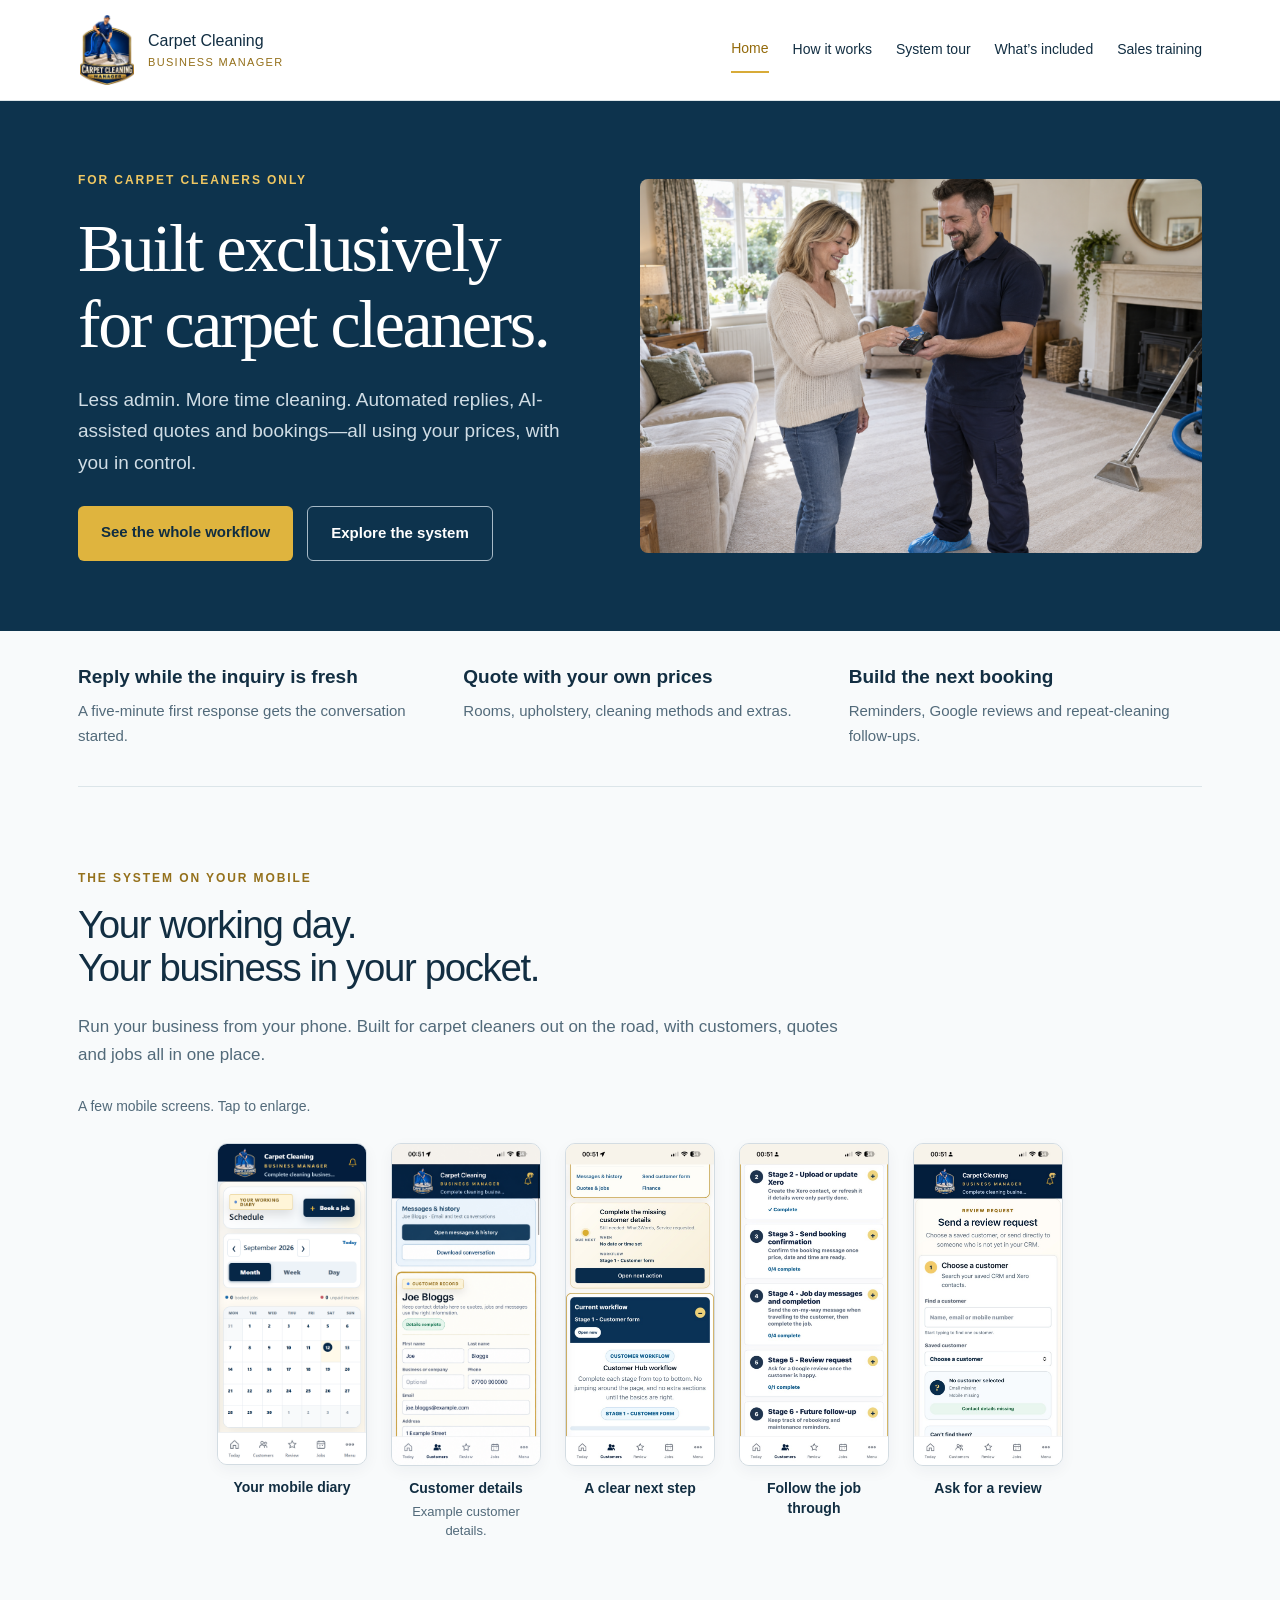
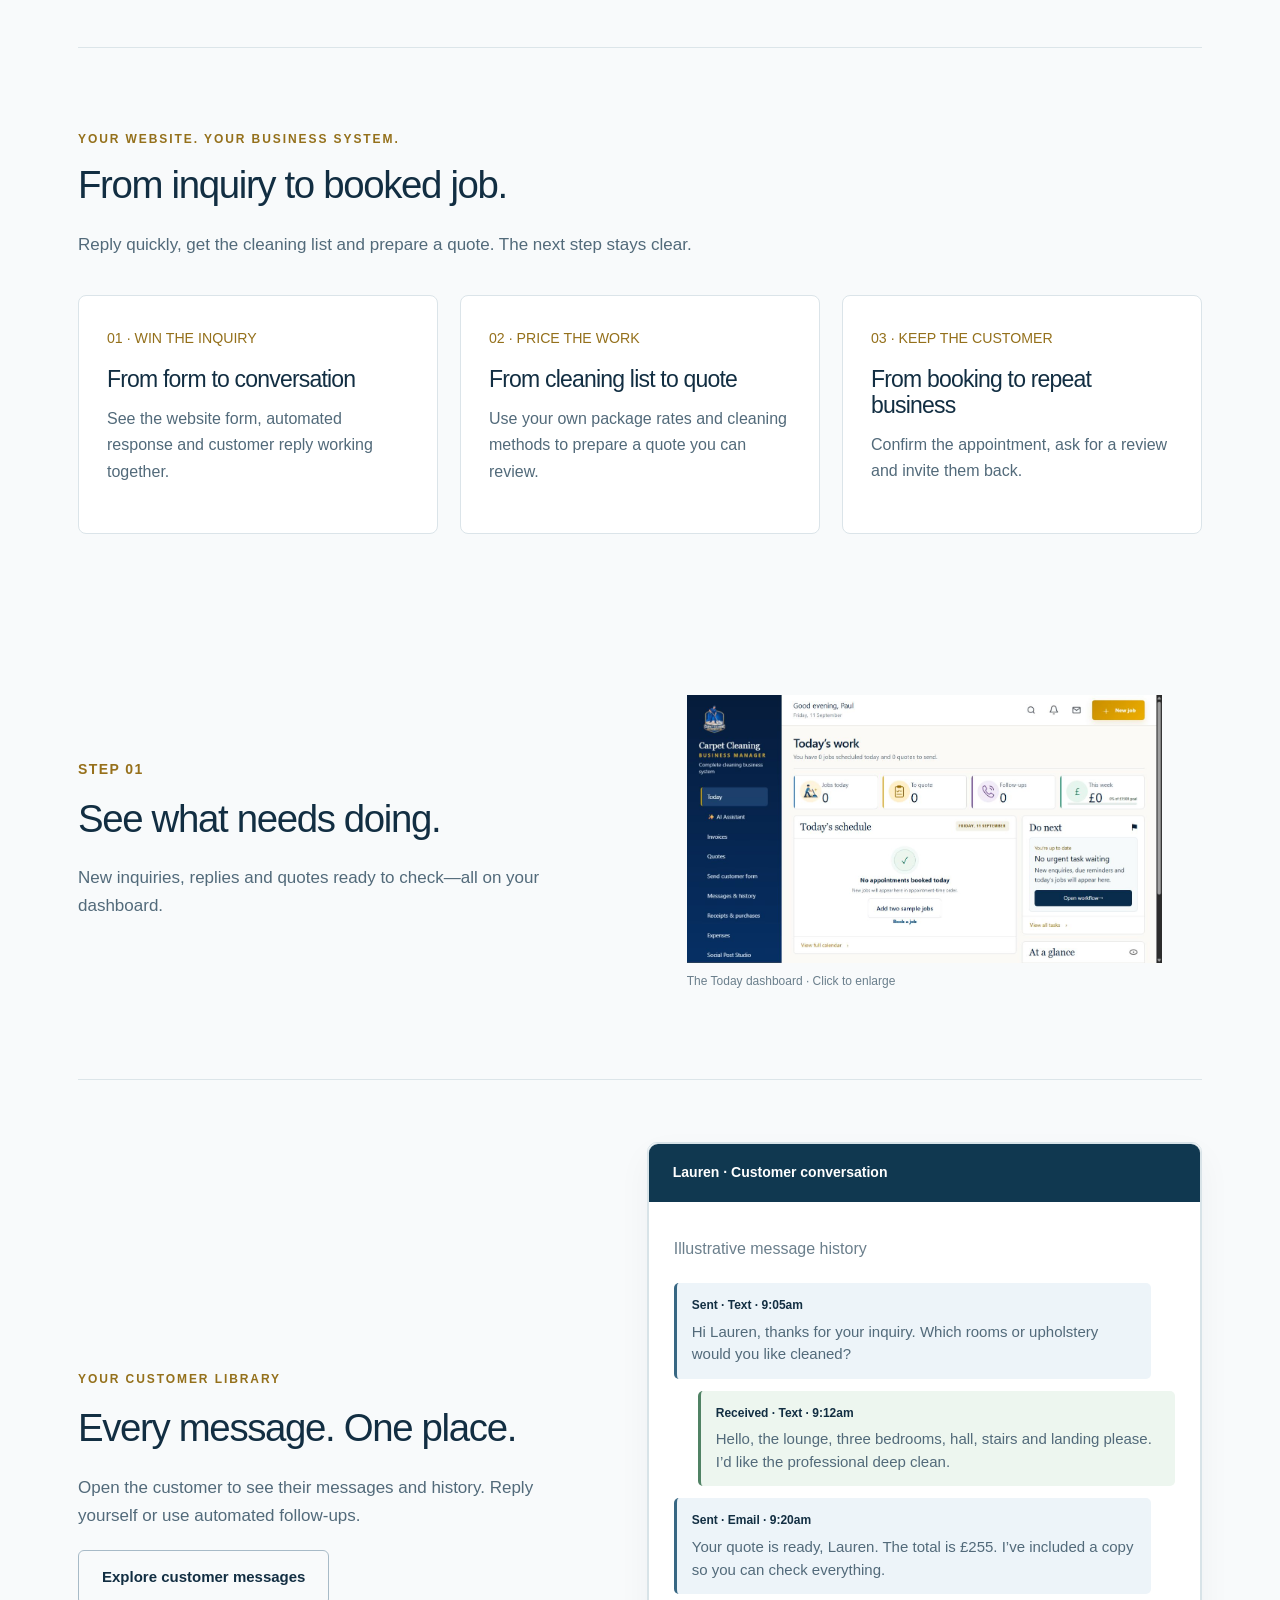
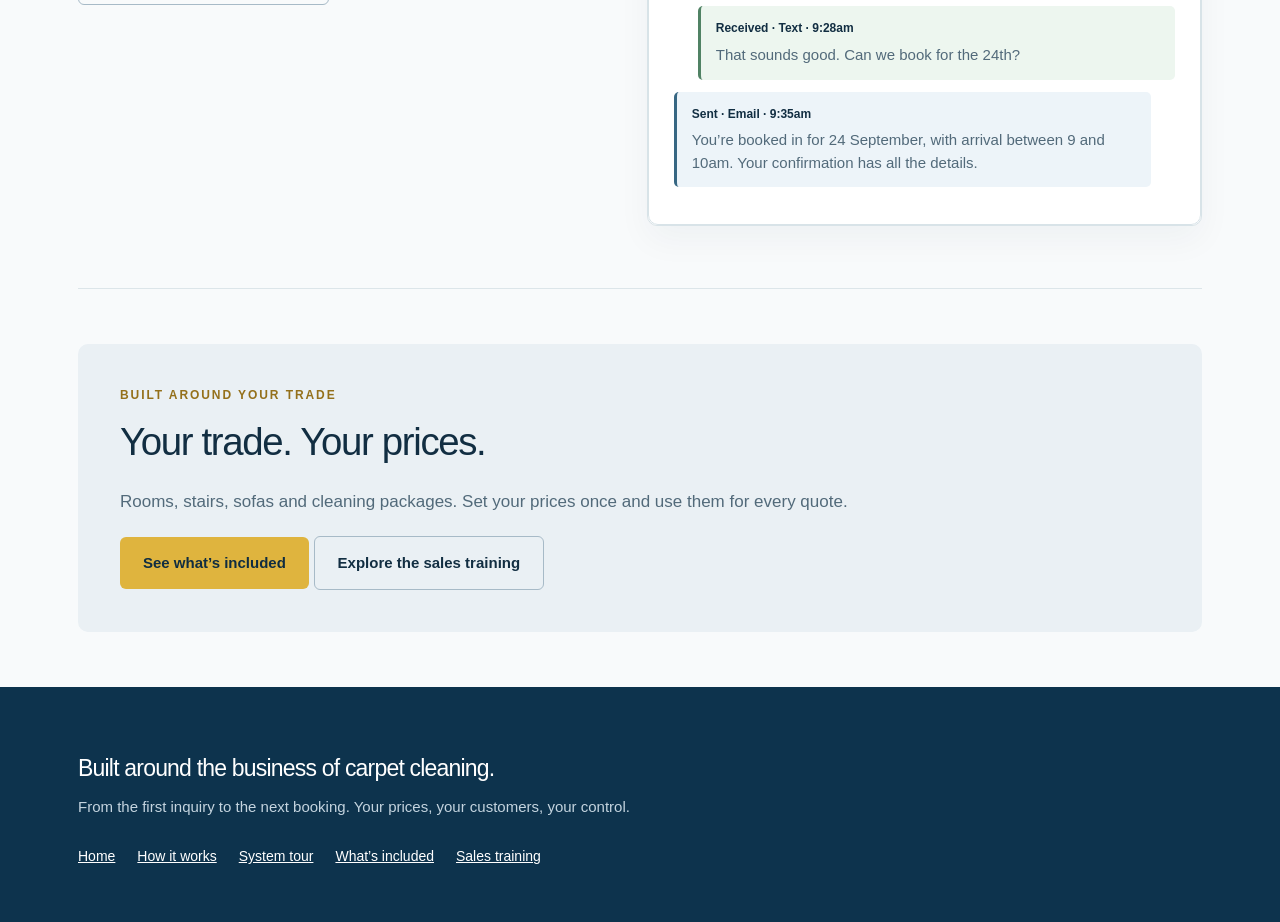
<file: index.html>
<!DOCTYPE html>

<html lang="en-GB"><head><meta charset="utf-8"/><meta content="width=device-width,initial-scale=1" name="viewport"/><title>Home | Carpet Cleaning Business Manager</title><meta content="An automated, AI-assisted business system built for carpet cleaners. Inquiries, quotes, booking, reviews and repeat work." name="description"/><link href="site.css?v=mobile-hero-3" rel="stylesheet"/></head><body><header><div class="wrap nav"><a class="brand" href="index.html"><img alt="Carpet Cleaning Manager badge" src="business-manager-badge.png"/><span>Carpet Cleaning<small>BUSINESS MANAGER</small></span></a><nav aria-label="Main navigation" class="links"><a class="active" href="index.html">Home</a><a class="" href="workflow.html">How it works</a><a class="" href="system.html">System tour</a><a class="" href="features.html">What’s included</a><a class="" href="sales-training.html">Sales training</a></nav></div></header><section class="hero"><div class="wrap hero-grid"><div><div class="kicker">FOR CARPET CLEANERS ONLY</div><h1>Built exclusively<br/>for carpet cleaners.</h1><p>Less admin. More time cleaning. Automated replies, AI-assisted quotes and bookings—all using your prices, with you in control.</p><div class="actions"><a class="btn" href="workflow.html">See the whole workflow</a><a class="btn secondary" href="system.html">Explore the system</a></div></div><img alt="Carpet cleaner taking a card payment after cleaning a customer’s carpet" class="hero-photo" src="payment-hero.png"/></div></section><main class="wrap"><div class="strip"><div><b>Reply while the inquiry is fresh</b><p>A five-minute first response gets the conversation started.</p></div><div><b>Quote with your own prices</b><p>Rooms, upholstery, cleaning methods and extras.</p></div><div><b>Build the next booking</b><p>Reminders, Google reviews and repeat-cleaning follow-ups.</p></div></div><section class="mobile-showcase section" id="mobile"><div class="intro"><div class="kicker">THE SYSTEM ON YOUR MOBILE</div><h2>Your working day.<br/>Your business in your pocket.</h2><p>Run your business from your phone. Built for carpet cleaners out on the road, with customers, quotes and jobs all in one place.</p></div><p class="mobile-gallery-note">A few mobile screens. Tap to enlarge.</p><div class="compact-mobile-gallery" style="display:flex;flex-wrap:wrap;justify-content:center;gap:24px;margin:24px auto;"><figure style="width:150px;max-width:40%;margin:0;flex:0 1 150px;"><button aria-label="Enlarge your day at a glance" class="mobile-thumb" onclick="const d=document.getElementById('lightbox');d.querySelector('img').src=this.querySelector('img').src;d.showModal()" style="display:block;width:100%;max-width:150px;padding:0;border:0;background:transparent;cursor:zoom-in;" type="button"><img alt="Mobile diary with no customer data" loading="lazy" src="current/mobile-calendar.png" style="display:block;width:100%;max-width:150px;height:auto;border-radius:10px;" width="150"/></button><figcaption style="display:block;text-align:center;font-size:14px;line-height:1.45;margin-top:12px;"><b>Your mobile diary</b></figcaption></figure><figure style="width:150px;max-width:40%;margin:0;flex:0 1 150px;"><button aria-label="Enlarge example customer details" class="mobile-thumb" onclick="const d=document.getElementById('lightbox');d.querySelector('img').src=this.querySelector('img').src;d.showModal()" style="display:block;width:100%;max-width:150px;padding:0;border:0;background:transparent;cursor:zoom-in;" type="button"><img alt="Mobile customer record with fictional Joe Bloggs name, demonstration telephone number and example email address" loading="lazy" src="current/mobile-customer-demo.png" style="display:block;width:100%;max-width:150px;height:auto;border-radius:10px;" width="150"/></button><figcaption style="display:block;text-align:center;font-size:14px;line-height:1.45;margin-top:12px;"><b>Customer details</b><span style="display:block;font-size:13px;margin-top:5px;">Example customer details.</span></figcaption></figure><figure style="width:150px;max-width:40%;margin:0;flex:0 1 150px;"><button aria-label="Enlarge a clear next step" class="mobile-thumb" onclick="const d=document.getElementById('lightbox');d.querySelector('img').src=this.querySelector('img').src;d.showModal()" style="display:block;width:100%;max-width:150px;padding:0;border:0;background:transparent;cursor:zoom-in;" type="button"><img alt="Mobile screen: A clear next step" loading="lazy" src="current/mobile-user-4.jpg" style="display:block;width:100%;max-width:150px;height:auto;border-radius:10px;" width="150"/></button><figcaption style="display:block;text-align:center;font-size:14px;line-height:1.45;margin-top:12px;"><b>A clear next step</b></figcaption></figure><figure style="width:150px;max-width:40%;margin:0;flex:0 1 150px;"><button aria-label="Enlarge follow the job through" class="mobile-thumb" onclick="const d=document.getElementById('lightbox');d.querySelector('img').src=this.querySelector('img').src;d.showModal()" style="display:block;width:100%;max-width:150px;padding:0;border:0;background:transparent;cursor:zoom-in;" type="button"><img alt="Mobile screen: Follow the job through" loading="lazy" src="current/mobile-user-5.jpg" style="display:block;width:100%;max-width:150px;height:auto;border-radius:10px;" width="150"/></button><figcaption style="display:block;text-align:center;font-size:14px;line-height:1.45;margin-top:12px;"><b>Follow the job through</b></figcaption></figure><figure style="width:150px;max-width:40%;margin:0;flex:0 1 150px;"><button aria-label="Enlarge ask for a review" class="mobile-thumb" onclick="const d=document.getElementById('lightbox');d.querySelector('img').src=this.querySelector('img').src;d.showModal()" style="display:block;width:100%;max-width:150px;padding:0;border:0;background:transparent;cursor:zoom-in;" type="button"><img alt="Mobile screen: Ask for a review" loading="lazy" src="current/mobile-user-6.jpg" style="display:block;width:100%;max-width:150px;height:auto;border-radius:10px;" width="150"/></button><figcaption style="display:block;text-align:center;font-size:14px;line-height:1.45;margin-top:12px;"><b>Ask for a review</b></figcaption></figure></div></section><section class="section"><div class="intro"><div class="kicker">YOUR WEBSITE. YOUR BUSINESS SYSTEM.</div><h2>From inquiry to booked job.</h2><p>Reply quickly, get the cleaning list and prepare a quote. The next step stays clear.</p></div><div class="tiles"><a class="tile" href="workflow.html"><small>01 · WIN THE INQUIRY</small><h3>From form to conversation</h3><p>See the website form, automated response and customer reply working together.</p></a><a class="tile" href="workflow.html"><small>02 · PRICE THE WORK</small><h3>From cleaning list to quote</h3><p>Use your own package rates and cleaning methods to prepare a quote you can review.</p></a><a class="tile" href="workflow.html"><small>03 · KEEP THE CUSTOMER</small><h3>From booking to repeat business</h3><p>Confirm the appointment, ask for a review and invite them back.</p></a></div></section><section class="row"><div><span class="number">STEP 01</span><h2>See what needs doing.</h2><p>New inquiries, replies and quotes ready to check—all on your dashboard.</p></div><div><figure><img alt="The Today dashboard" class="screenshot tourimage" src="current/dashboard.png" tabindex="0"/><figcaption class="caption">The Today dashboard · Click to enlarge</figcaption></figure></div></section><section class="row"><div><span class="kicker">YOUR CUSTOMER LIBRARY</span><h2>Every message. One place.</h2><p>Open the customer to see their messages and history. Reply yourself or use automated follow-ups.</p><a class="btn secondary" href="system.html">Explore customer messages</a></div><div class="visual"><div class="visual"><div class="top">Lauren · Customer conversation</div><div class="paper"><p class="caption">Illustrative message history</p><div class="message-entry"><b>Sent · Text · 9:05am</b><p>Hi Lauren, thanks for your inquiry. Which rooms or upholstery would you like cleaned?</p></div><div class="message-entry incoming"><b>Received · Text · 9:12am</b><p>Hello, the lounge, three bedrooms, hall, stairs and landing please. I’d like the professional deep clean.</p></div><div class="message-entry"><b>Sent · Email · 9:20am</b><p>Your quote is ready, Lauren. The total is £255. I’ve included a copy so you can check everything.</p></div><div class="message-entry incoming"><b>Received · Text · 9:28am</b><p>That sounds good. Can we book for the 24th?</p></div><div class="message-entry"><b>Sent · Email · 9:35am</b><p>You’re booked in for 24 September, with arrival between 9 and 10am. Your confirmation has all the details.</p></div></div></div></div></section><div class="closing"><div class="kicker">BUILT AROUND YOUR TRADE</div><h2>Your trade. Your prices.</h2><p>Rooms, stairs, sofas and cleaning packages. Set your prices once and use them for every quote.</p><a class="btn" href="features.html">See what’s included</a> <a class="btn secondary" href="sales-training.html">Explore the sales training</a></div></main><footer class="footer"><div class="wrap"><h3>Built around the business of carpet cleaning.</h3><p>From the first inquiry to the next booking. Your prices, your customers, your control.</p><nav aria-label="Footer navigation"><a class="active" href="index.html">Home</a><a class="" href="workflow.html">How it works</a><a class="" href="system.html">System tour</a><a class="" href="features.html">What’s included</a><a class="" href="sales-training.html">Sales training</a></nav></div></footer><dialog id="lightbox"><button onclick="this.closest('dialog').close()">Close image</button><img alt="Enlarged system screenshot"/></dialog><script>document.querySelectorAll('.tourimage').forEach(x=>x.addEventListener('click',()=>{const d=document.querySelector('dialog');d.querySelector('img').src=x.src;d.showModal();}));</script></body></html>
</file>
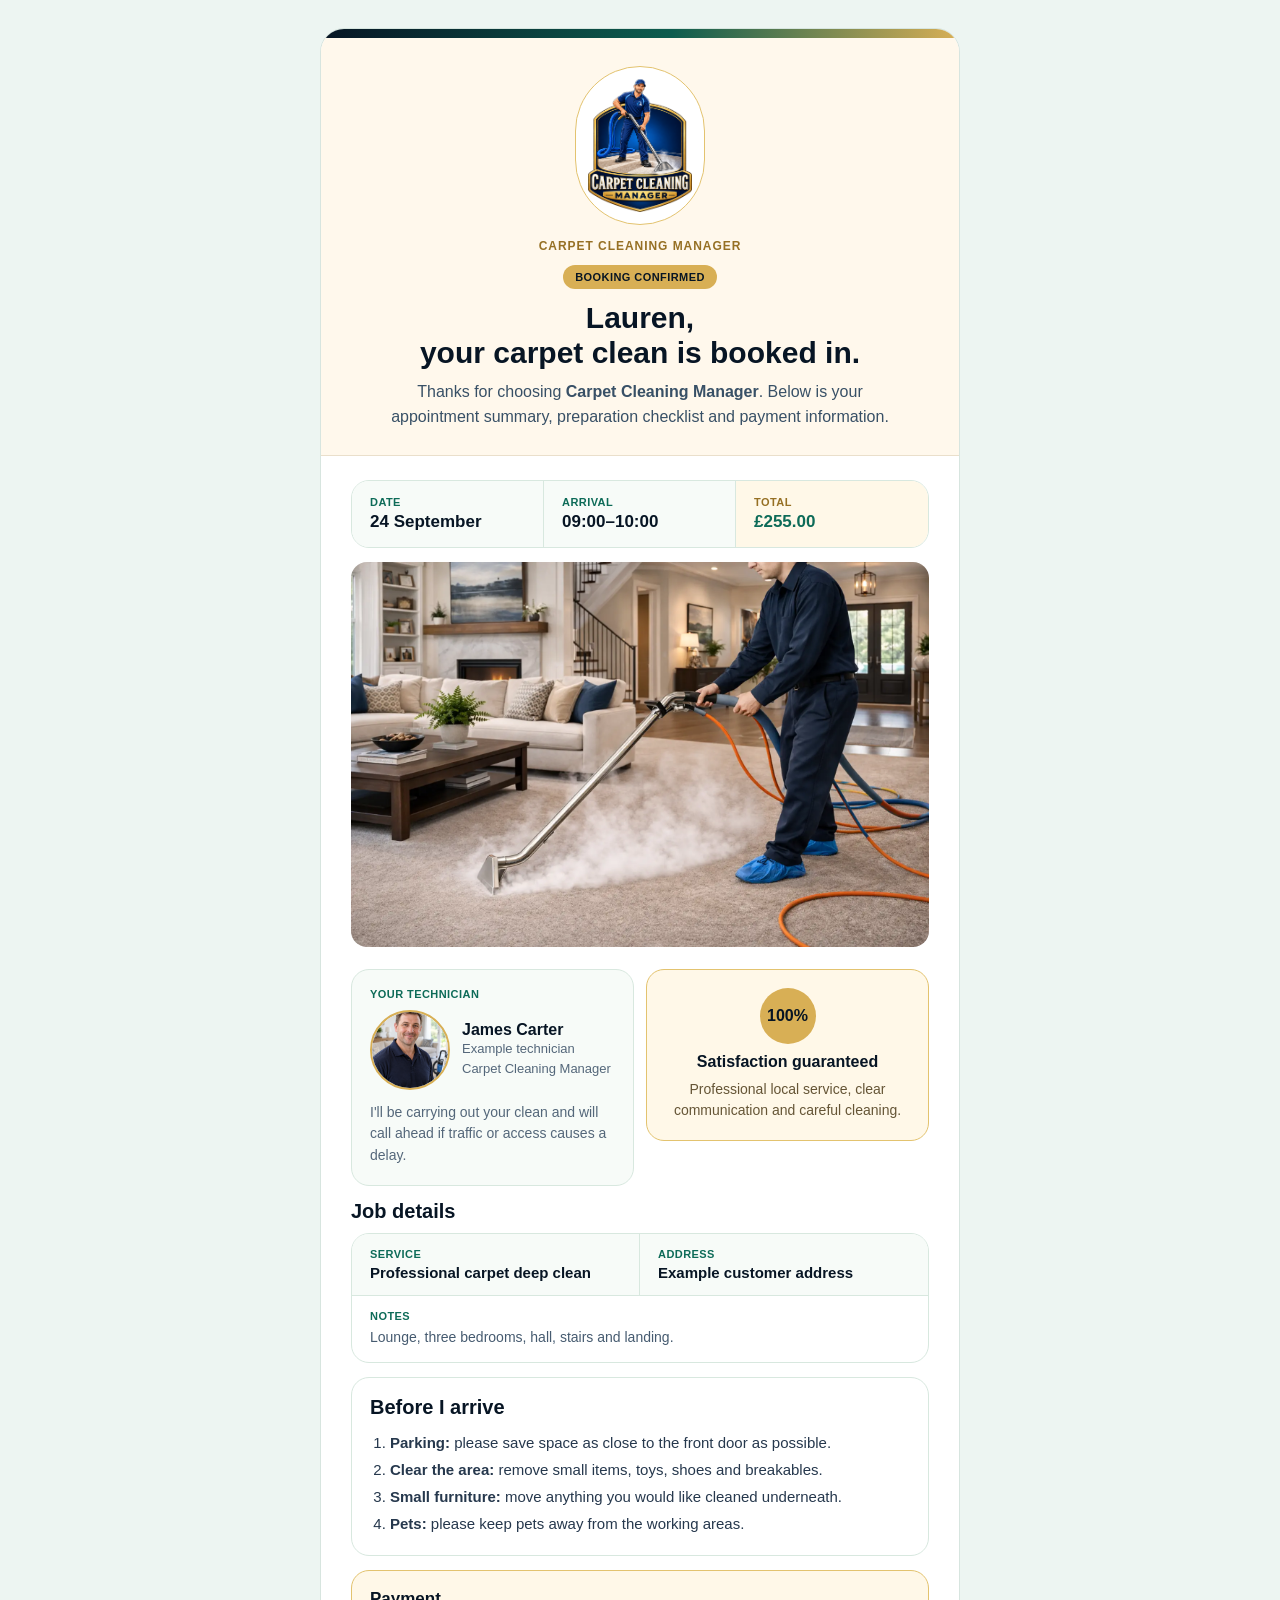
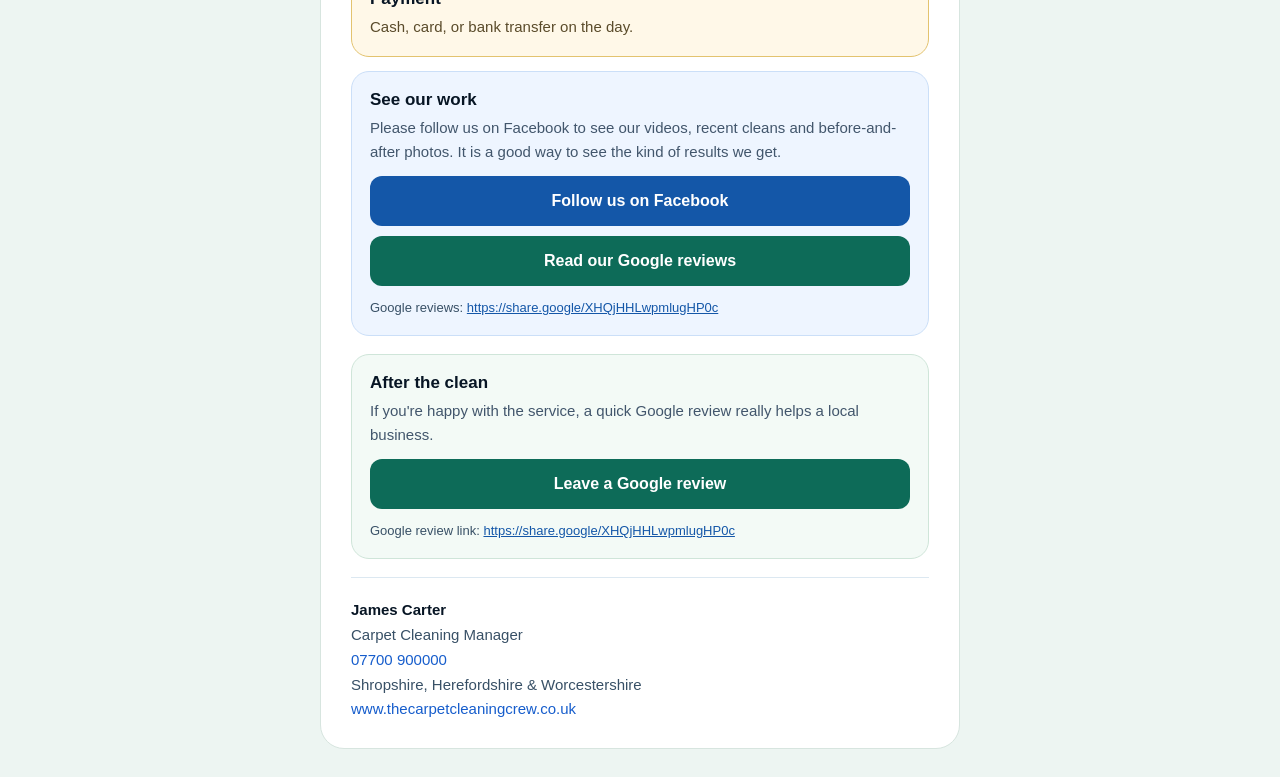
<file: booking-email-example.html>
<!doctype html>
<html>
<head><meta name="viewport" content="width=device-width, initial-scale=1"><meta charset="utf-8"><style>@media(max-width:600px){body{overflow-wrap:anywhere}body>table{table-layout:fixed}table{max-width:100%!important}img{max-width:100%;height:auto}td[style*="padding:28px 14px"]{padding:12px 8px!important}td[style*="padding:28px 30px"]{padding:22px 16px!important}td[style*="width:33%"]{padding:12px 6px!important}td[style*="width:33%"] div{overflow-wrap:normal;font-size:13px!important}img[alt="James Carter"]{width:76px!important;height:76px!important;border-radius:50%!important;object-fit:cover}h1{font-size:26px!important}}</style></head>
<body style="margin:0;background:#edf5f2;font-family:Arial,Helvetica,sans-serif;color:#0b1f33">
  <div style="display:none;max-height:0;overflow:hidden;opacity:0;color:transparent">Your carpet clean is booked in. Below is your appointment summary, preparation checklist and payment information.</div>
  <table role="presentation" width="100%" cellspacing="0" cellpadding="0" style="background:#edf5f2;margin:0;padding:0">
    <tr>
      <td align="center" style="padding:28px 14px">
        <table role="presentation" width="640" cellspacing="0" cellpadding="0" style="width:100%;max-width:640px;background:#ffffff;border-radius:24px;overflow:hidden;border:1px solid #d7e5df">
          <tr>
            <td style="height:9px;background:linear-gradient(90deg,#071524 0%,#0d5c4e 55%,#d8af55 100%);font-size:0;line-height:0">&nbsp;</td>
          </tr>
          <tr>
            <td align="center" style="background:#fff8ec;padding:28px 30px 25px;color:#071524;border-bottom:1px solid #eadfcb">
              <table role="presentation" width="100%" cellspacing="0" cellpadding="0">
                <tr>
                  <td align="center">
                    <table role="presentation" cellspacing="0" cellpadding="0" style="background:#ffffff;border:1px solid #e3c36f;border-radius:999px;margin:0 auto 14px">
                      <tr>
                        <td style="padding:12px"><img src="business-manager-badge.png" alt="Carpet Cleaning Manager" width="104" style="display:block;width:104px;height:auto;border:0;margin:0 auto"></td>
                      </tr>
                    </table>
                    <div style="font-size:12px;letter-spacing:.08em;text-transform:uppercase;color:#967024;font-weight:800">Carpet Cleaning Manager</div>
                    <div style="display:inline-block;background:#d8af55;color:#071524;border-radius:999px;padding:6px 12px;font-size:11px;font-weight:900;text-transform:uppercase;letter-spacing:.04em;margin-top:12px">Booking confirmed</div>
                    <h1 style="margin:12px 0 0;font-size:30px;line-height:1.16;color:#071524">Lauren,<br>your carpet clean is booked in.</h1>
                    <p style="margin:9px auto 0;max-width:510px;font-size:16px;line-height:1.55;color:#385066">Thanks for choosing <strong>Carpet Cleaning Manager</strong>. Below is your appointment summary, preparation checklist and payment information.</p>
                  </td>
                </tr>
              </table>
            </td>
          </tr>
          <tr>
            <td style="padding:24px 30px 14px">
              <table role="presentation" width="100%" cellspacing="0" cellpadding="0" style="border:1px solid #d8e8df;border-radius:18px;overflow:hidden;background:#ffffff">
                <tr>
                  <td style="padding:15px 18px;width:33%;border-right:1px solid #d8e8df;background:#f7fbf8"><div style="font-size:11px;font-weight:900;text-transform:uppercase;color:#0d6b58;letter-spacing:.04em">Date</div><div style="font-size:17px;font-weight:900;color:#071524;margin-top:4px">24 September</div></td>
                  <td style="padding:15px 18px;width:33%;border-right:1px solid #d8e8df;background:#f7fbf8"><div style="font-size:11px;font-weight:900;text-transform:uppercase;color:#0d6b58;letter-spacing:.04em">Arrival</div><div style="font-size:17px;font-weight:900;color:#071524;margin-top:4px">09:00–10:00</div></td>
                  <td style="padding:15px 18px;width:33%;background:#fff8e8"><div style="font-size:11px;font-weight:900;text-transform:uppercase;color:#967024;letter-spacing:.04em">Total</div><div style="font-size:17px;font-weight:900;color:#0d6b58;margin-top:4px">&pound;255.00</div></td>
                </tr>
              </table>
            </td>
          </tr>
          
        <tr>
          <td style="padding:0 30px 22px">
            <img src="email-assets/hero-carpet-cleaning.webp" alt="Professional carpet cleaning" width="580" style="display:block;width:100%;max-width:580px;height:auto;border:0;border-radius:16px">
          </td>
        </tr>
    
          <tr>
            <td style="padding:0 30px 14px">
              <table role="presentation" width="100%" cellspacing="0" cellpadding="0">
                <tr>
                  <td width="50%" valign="top" style="padding:0 6px 0 0">
                    <table role="presentation" width="100%" cellspacing="0" cellpadding="0" style="background:#f7fbf8;border:1px solid #d8e8df;border-radius:18px">
                      <tr><td style="padding:18px"><div style="font-size:11px;font-weight:900;text-transform:uppercase;color:#0d6b58;letter-spacing:.04em">Your technician</div><table role="presentation" cellspacing="0" cellpadding="0" style="margin-top:10px"><tr><td style="padding-right:12px"><img src="email-assets/demo-technician.png" alt="James Carter" width="76" height="76" style="display:block;width:76px;min-width:76px;max-width:76px;height:76px;object-fit:cover;object-position:center 30%;border-radius:50%;border:2px solid #d8af55"></td><td valign="middle"><strong style="font-size:16px;color:#071524">James Carter</strong><br><span style="font-size:13px;line-height:1.45;color:#54677a">Example technician<br>Carpet Cleaning Manager</span></td></tr></table><p style="margin:12px 0 0;font-size:14px;line-height:1.55;color:#54677a">I'll be carrying out your clean and will call ahead if traffic or access causes a delay.</p></td></tr>
                    </table>
                  </td>
                  <td width="50%" valign="top" style="padding:0 0 0 6px">
                    <table role="presentation" width="100%" cellspacing="0" cellpadding="0" style="background:#fff8e8;border:1px solid #e3c36f;border-radius:18px">
                      <tr><td align="center" style="padding:18px"><span style="display:inline-block;width:56px;height:56px;border-radius:999px;background:#d8af55;color:#071524;font-size:16px;font-weight:900;line-height:56px;text-align:center">100%</span><strong style="display:block;font-size:16px;color:#071524;margin-top:9px">Satisfaction guaranteed</strong><p style="margin:8px 0 0;font-size:14px;line-height:1.55;color:#655536">Professional local service, clear communication and careful cleaning.</p></td></tr>
                    </table>
                  </td>
                </tr>
              </table>
            </td>
          </tr>
          <tr>
            <td style="padding:0 30px 14px">
              <h2 style="margin:0 0 10px;font-size:20px;color:#071524">Job details</h2>
              <table role="presentation" width="100%" cellspacing="0" cellpadding="0" style="border:1px solid #d8e8df;border-radius:18px;overflow:hidden">
                <tr>
                  <td style="width:50%;padding:14px 18px;border-right:1px solid #d8e8df;border-bottom:1px solid #d8e8df;background:#f7fbf8"><div style="font-size:11px;font-weight:900;text-transform:uppercase;color:#0d6b58;letter-spacing:.04em">Service</div><div style="font-size:15px;font-weight:900;color:#071524;margin-top:4px">Professional carpet deep clean</div></td>
                  <td style="width:50%;padding:14px 18px;border-bottom:1px solid #d8e8df;background:#f7fbf8"><div style="font-size:11px;font-weight:900;text-transform:uppercase;color:#0d6b58;letter-spacing:.04em">Address</div><div style="font-size:15px;font-weight:900;color:#071524;margin-top:4px">Example customer address</div></td>
                </tr>
                <tr><td colspan="2" style="padding:14px 18px"><div style="font-size:11px;font-weight:900;text-transform:uppercase;color:#0d6b58;letter-spacing:.04em">Notes</div><div style="font-size:14px;line-height:1.6;color:#465b70;margin-top:4px">Lounge, three bedrooms, hall, stairs and landing.</div></td></tr>
              </table>
            </td>
          </tr>
          <tr>
            <td style="padding:0 30px 14px">
              <table role="presentation" width="100%" cellspacing="0" cellpadding="0" style="background:#ffffff;border:1px solid #d8e8df;border-radius:18px">
                <tr>
                  <td style="padding:18px">
              <h2 style="margin:0 0 10px;font-size:20px;color:#071524">Before I arrive</h2>
              <ol style="margin:0;padding-left:20px;font-size:15px;line-height:1.8;color:#26384d">
                <li><strong>Parking:</strong> please save space as close to the front door as possible.</li>
                <li><strong>Clear the area:</strong> remove small items, toys, shoes and breakables.</li>
                <li><strong>Small furniture:</strong> move anything you would like cleaned underneath.</li>
                <li><strong>Pets:</strong> please keep pets away from the working areas.</li>
              </ol>
                  </td>
                </tr>
              </table>
            </td>
          </tr>
          <tr>
            <td style="padding:0 30px 14px">
              <table role="presentation" width="100%" cellspacing="0" cellpadding="0" style="background:#fff8e8;border:1px solid #e3c36f;border-radius:18px">
                <tr><td style="padding:18px"><strong style="font-size:17px;color:#071524">Payment</strong><p style="margin:6px 0 0;font-size:15px;line-height:1.55;color:#5a4b2a">Cash, card, or bank transfer on the day.</p></td></tr>
              </table>
            </td>
          </tr>
          <tr>
            <td style="padding:0 30px 18px">
              <table role="presentation" width="100%" cellspacing="0" cellpadding="0" style="background:#eef5ff;border:1px solid #cbdff8;border-radius:18px">
                <tr><td style="padding:18px"><strong style="font-size:17px;color:#071524">See our work</strong><p style="margin:6px 0 13px;font-size:15px;line-height:1.55;color:#42566c">Please follow us on Facebook to see our videos, recent cleans and before-and-after photos. It is a good way to see the kind of results we get.</p><table role="presentation" width="100%" cellspacing="0" cellpadding="0">
      <tr>
        <td style="padding:0 0 10px">
          <a href="https://www.facebook.com/profile.php?id=61559013150413" style="display:block;width:100%;box-sizing:border-box;background:#1457a8;color:#ffffff;text-decoration:none;text-align:center;font-weight:800;font-size:16px;line-height:1.25;padding:15px 18px;border-radius:12px">Follow us on Facebook</a>
        </td>
      </tr>
    
      <tr>
        <td style="padding:0 0 10px">
          <a href="https://share.google/XHQjHHLwpmlugHP0c" style="display:block;width:100%;box-sizing:border-box;background:#0d6b58;color:#ffffff;text-decoration:none;text-align:center;font-weight:800;font-size:16px;line-height:1.25;padding:15px 18px;border-radius:12px">Read our Google reviews</a>
        </td>
      </tr>
    </table><p style="margin:2px 0 0;font-size:13px;line-height:1.5;color:#385066">Google reviews: <a href="https://share.google/XHQjHHLwpmlugHP0c" style="color:#1457a8;text-decoration:underline;word-break:break-all">https://share.google/XHQjHHLwpmlugHP0c</a></p></td></tr>
              </table>
            </td>
          </tr>
          <tr>
            <td style="padding:0 30px 18px">
              <table role="presentation" width="100%" cellspacing="0" cellpadding="0" style="background:#f3faf6;border:1px solid #cfe5d9;border-radius:18px">
                <tr><td style="padding:18px"><strong style="font-size:17px;color:#071524">After the clean</strong><p style="margin:6px 0 13px;font-size:15px;line-height:1.55;color:#42566c">If you're happy with the service, a quick Google review really helps a local business.</p><table role="presentation" width="100%" cellspacing="0" cellpadding="0">
      <tr>
        <td style="padding:0 0 10px">
          <a href="https://share.google/XHQjHHLwpmlugHP0c" style="display:block;width:100%;box-sizing:border-box;background:#0d6b58;color:#ffffff;text-decoration:none;text-align:center;font-weight:800;font-size:16px;line-height:1.25;padding:15px 18px;border-radius:12px">Leave a Google review</a>
        </td>
      </tr>
    </table><p style="margin:2px 0 0;font-size:13px;line-height:1.5;color:#385066">Google review link: <a href="https://share.google/XHQjHHLwpmlugHP0c" style="color:#1457a8;text-decoration:underline;word-break:break-all">https://share.google/XHQjHHLwpmlugHP0c</a></p></td></tr>
              </table>
            </td>
          </tr>
          <tr>
            <td style="padding:0 30px 26px">
              <table role="presentation" width="100%" cellspacing="0" cellpadding="0" style="border-top:1px solid #dce8f1">
                <tr>
                  <td style="padding-top:20px;font-size:15px;line-height:1.65;color:#385066">
                    <strong style="color:#071524">James Carter</strong><br>
                    Carpet Cleaning Manager<br>
                    <a href="tel:07700900000" style="color:#165dcc;text-decoration:none">07700 900000</a><br>
                    Shropshire, Herefordshire & Worcestershire<br>
                    <a href="https://www.thecarpetcleaningcrew.co.uk" style="color:#165dcc;text-decoration:none">www.thecarpetcleaningcrew.co.uk</a>
                  </td>
                </tr>
              </table>
            </td>
          </tr>
        </table>
      </td>
    </tr>
  </table>
</body>
</html>
</file>
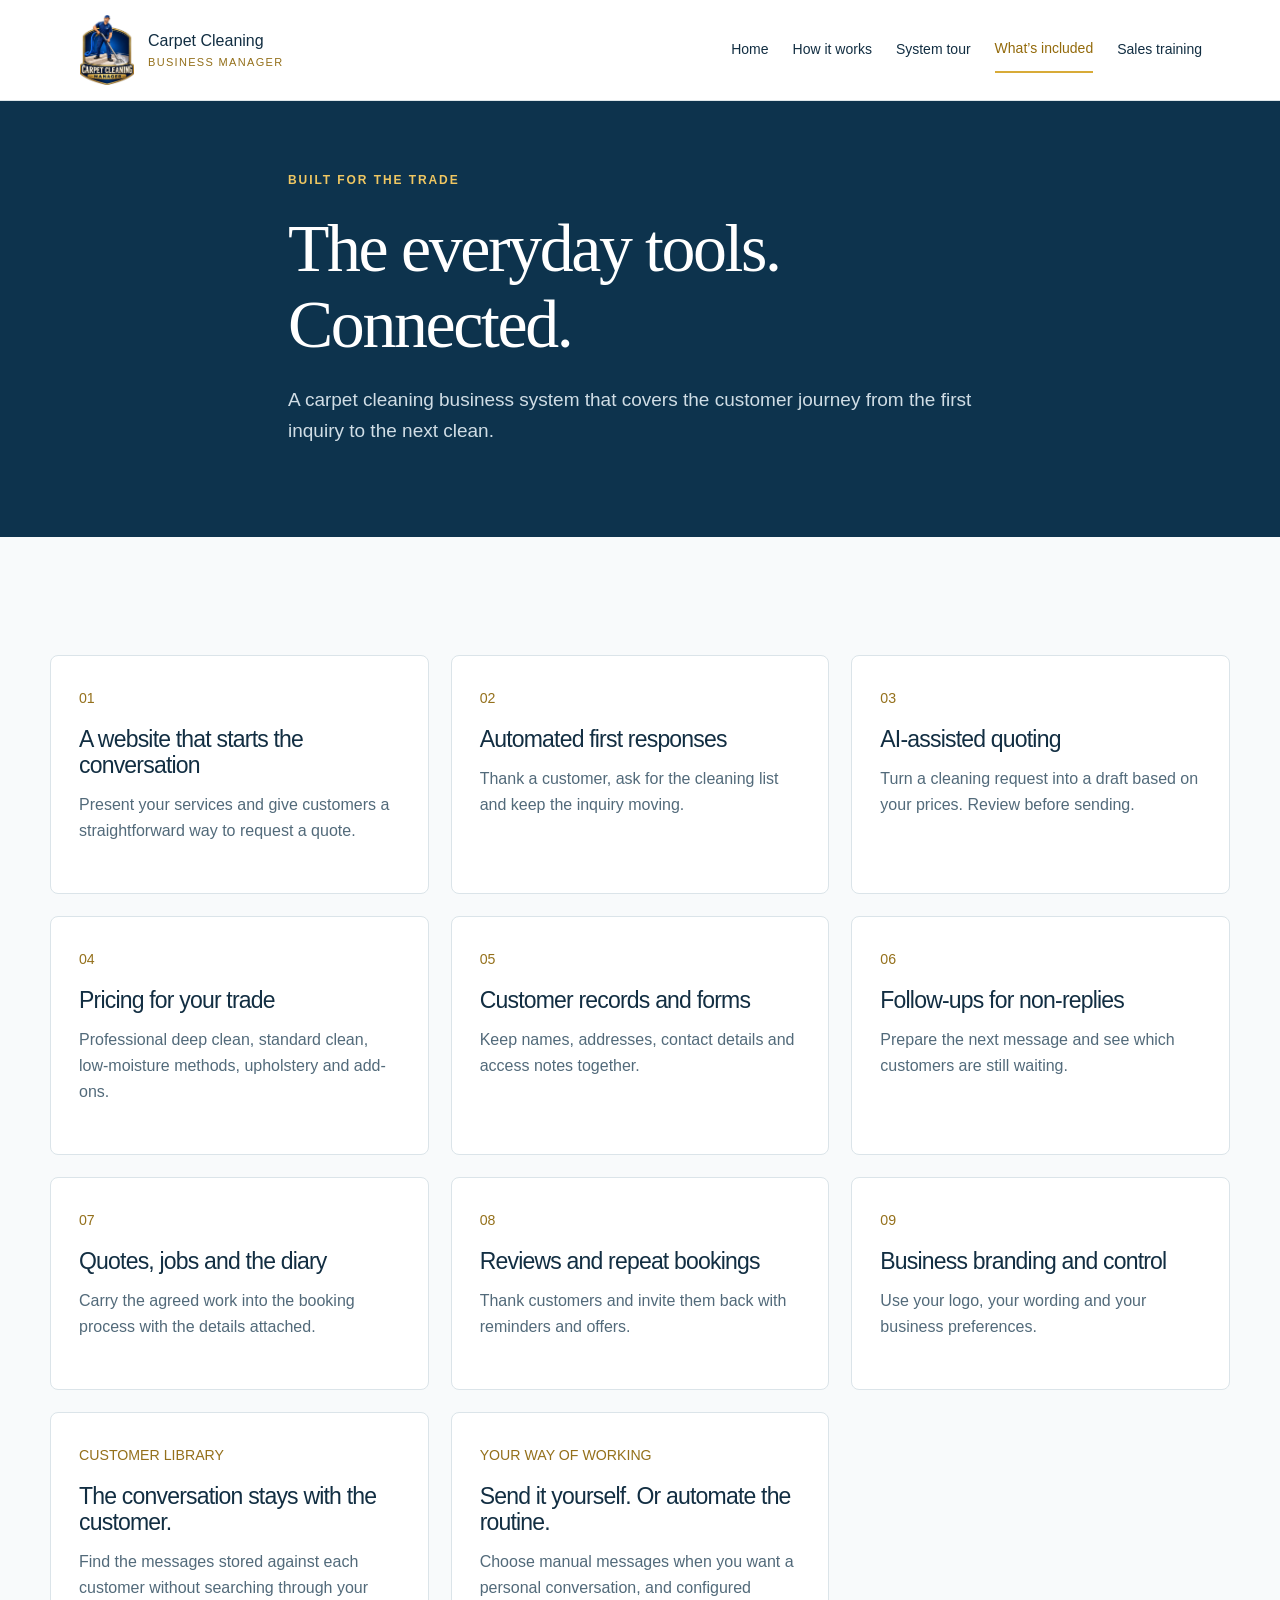
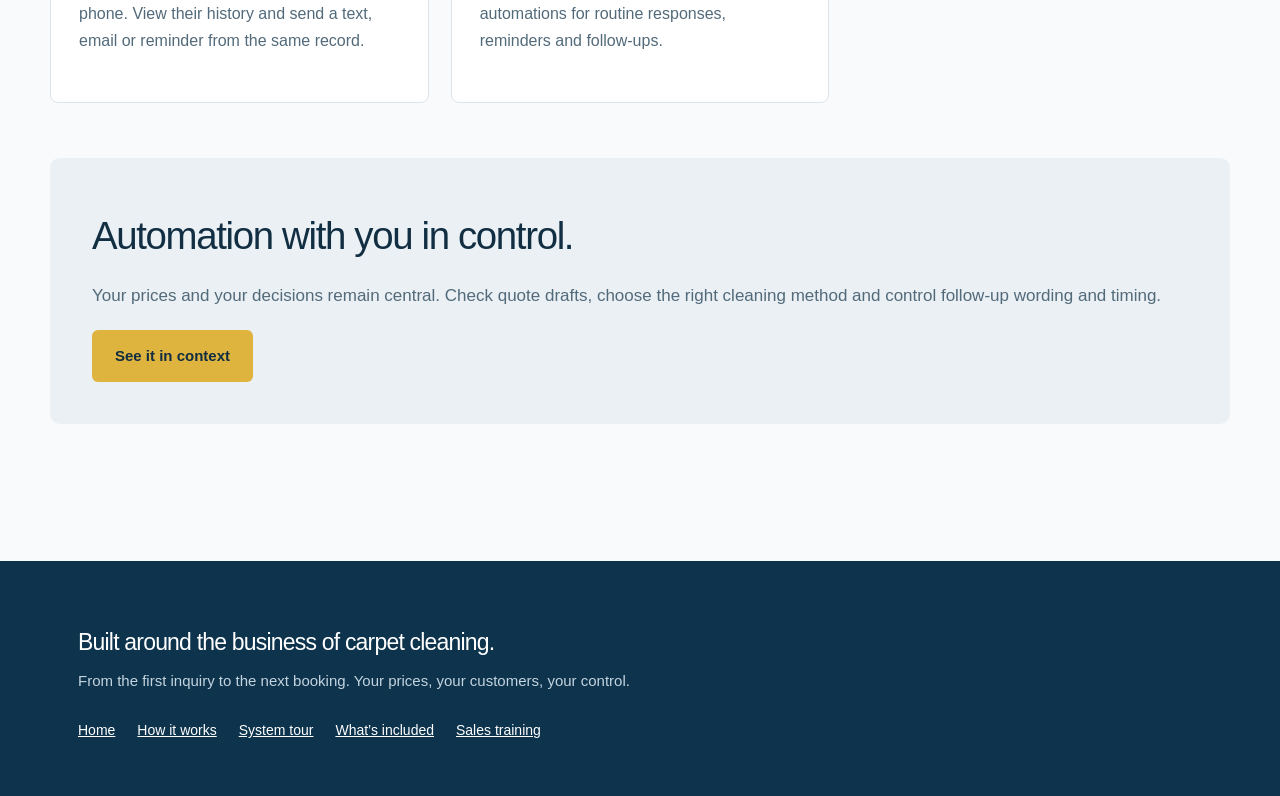
<file: features.html>
<!DOCTYPE html>
<html lang="en-GB"><head><meta charset="utf-8"/><meta content="width=device-width,initial-scale=1" name="viewport"/><title>What’s included | Carpet Cleaning Business Manager</title><meta content="An automated, AI-assisted business system built for carpet cleaners. Inquiries, quotes, booking, reviews and repeat work." name="description"/><link href="site.css?v=mobile-hero-3" rel="stylesheet"/></head><body><header><div class="wrap nav"><a class="brand" href="index.html"><img alt="Carpet Cleaning Manager badge" src="business-manager-badge.png"/><span>Carpet Cleaning<small>BUSINESS MANAGER</small></span></a><nav aria-label="Main navigation" class="links"><a class="" href="index.html">Home</a><a class="" href="workflow.html">How it works</a><a class="" href="system.html">System tour</a><a class="active" href="features.html">What’s included</a><a class="" href="sales-training.html">Sales training</a></nav></div></header><section class="hero"><div class="wrap intro"><div class="kicker">BUILT FOR THE TRADE</div><h1>The everyday tools. Connected.</h1><p>A carpet cleaning business system that covers the customer journey from the first inquiry to the next clean.</p></div></section><main class="wrap section"><div class="tiles"><article class="tile"><small>01</small><h3>A website that starts the conversation</h3><p>Present your services and give customers a straightforward way to request a quote.</p></article><article class="tile"><small>02</small><h3>Automated first responses</h3><p>Thank a customer, ask for the cleaning list and keep the inquiry moving.</p></article><article class="tile"><small>03</small><h3>AI-assisted quoting</h3><p>Turn a cleaning request into a draft based on your prices. Review before sending.</p></article><article class="tile"><small>04</small><h3>Pricing for your trade</h3><p>Professional deep clean, standard clean, low-moisture methods, upholstery and add-ons.</p></article><article class="tile"><small>05</small><h3>Customer records and forms</h3><p>Keep names, addresses, contact details and access notes together.</p></article><article class="tile"><small>06</small><h3>Follow-ups for non-replies</h3><p>Prepare the next message and see which customers are still waiting.</p></article><article class="tile"><small>07</small><h3>Quotes, jobs and the diary</h3><p>Carry the agreed work into the booking process with the details attached.</p></article><article class="tile"><small>08</small><h3>Reviews and repeat bookings</h3><p>Thank customers and invite them back with reminders and offers.</p></article><article class="tile"><small>09</small><h3>Business branding and control</h3><p>Use your logo, your wording and your business preferences.</p></article><article class="tile"><small>CUSTOMER LIBRARY</small><h3>The conversation stays with the customer.</h3><p>Find the messages stored against each customer without searching through your phone. View their history and send a text, email or reminder from the same record.</p></article><article class="tile"><small>YOUR WAY OF WORKING</small><h3>Send it yourself. Or automate the routine.</h3><p>Choose manual messages when you want a personal conversation, and configured automations for routine responses, reminders and follow-ups.</p></article></div><div class="closing"><h2>Automation with you in control.</h2><p>Your prices and your decisions remain central. Check quote drafts, choose the right cleaning method and control follow-up wording and timing.</p><a class="btn" href="workflow.html">See it in context</a></div></main><footer class="footer"><div class="wrap"><h3>Built around the business of carpet cleaning.</h3><p>From the first inquiry to the next booking. Your prices, your customers, your control.</p><nav aria-label="Footer navigation"><a class="" href="index.html">Home</a><a class="" href="workflow.html">How it works</a><a class="" href="system.html">System tour</a><a class="active" href="features.html">What’s included</a><a class="" href="sales-training.html">Sales training</a></nav></div></footer><dialog id="lightbox"><button onclick="this.closest('dialog').close()">Close image</button><img alt="Enlarged system screenshot"/></dialog><script>document.querySelectorAll('.tourimage').forEach(x=>x.addEventListener('click',()=>{const d=document.querySelector('dialog');d.querySelector('img').src=x.src;d.showModal();}));</script></body></html>
</file>
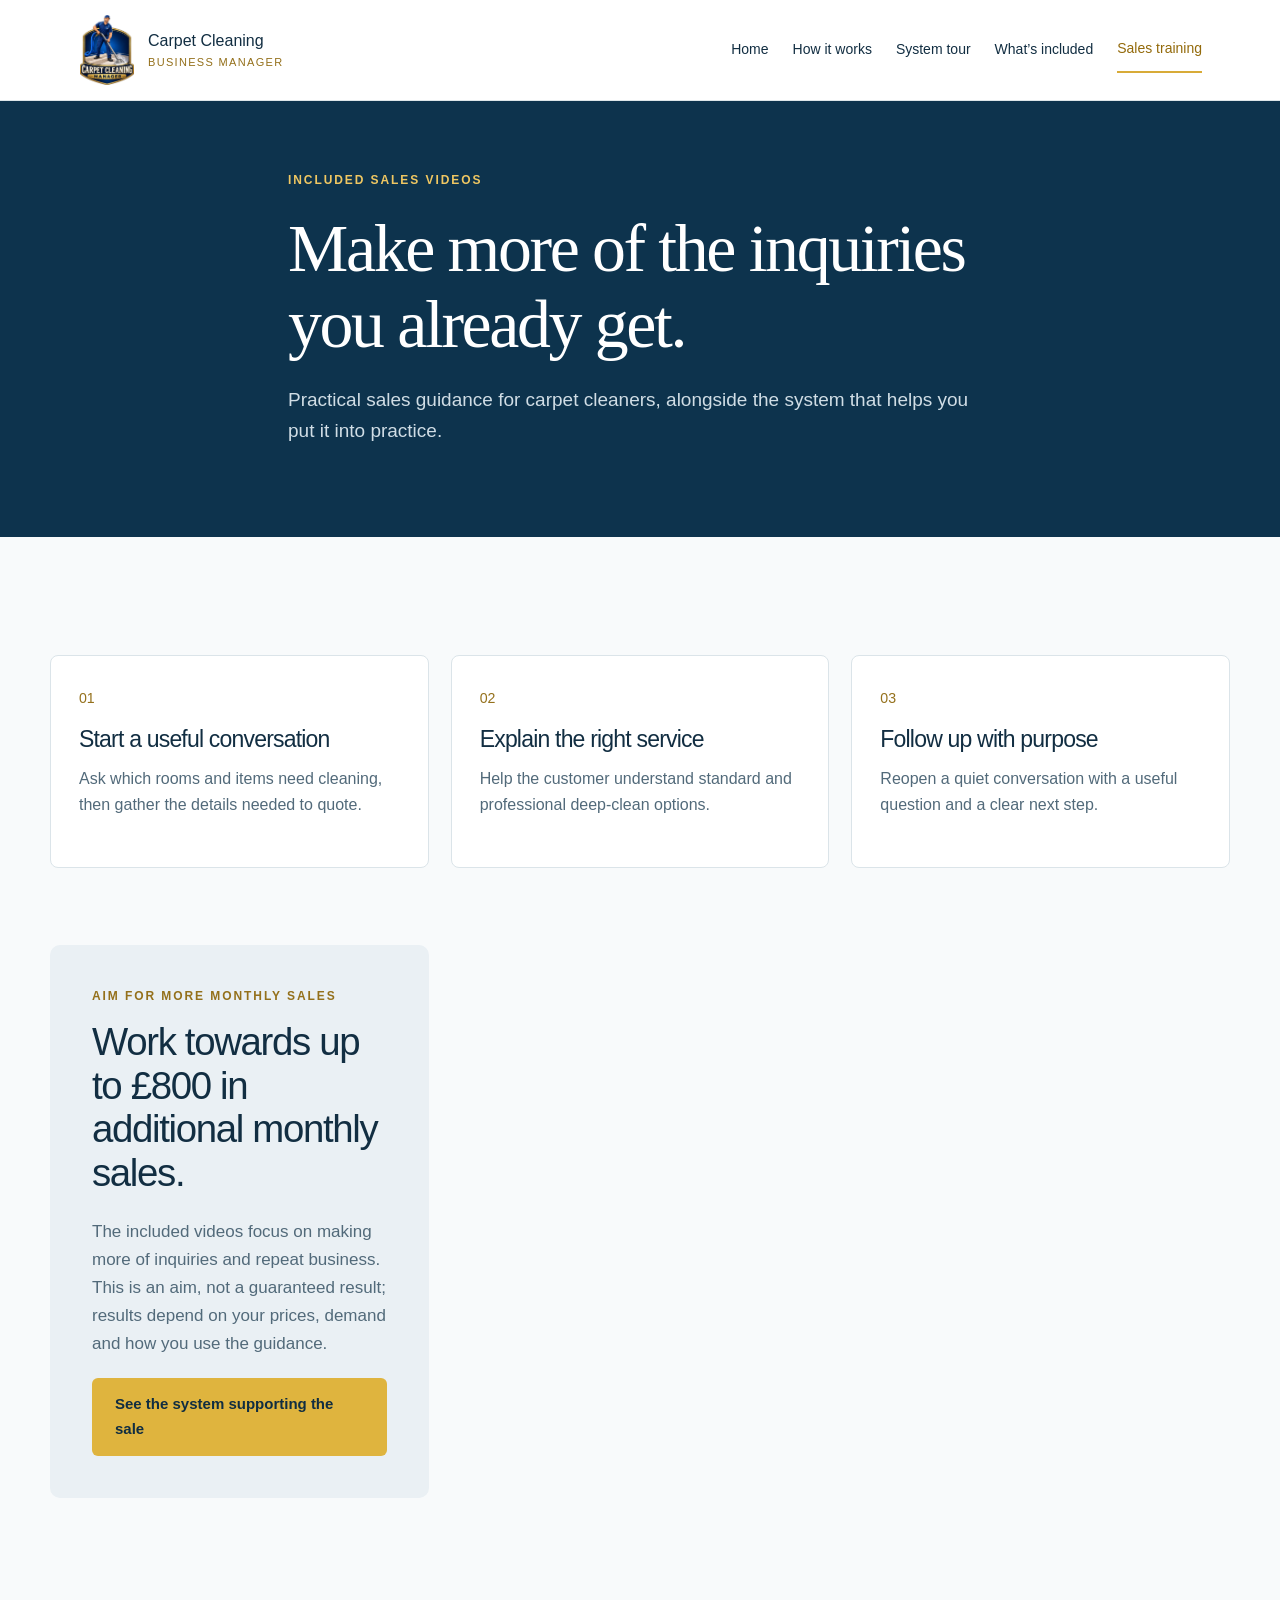
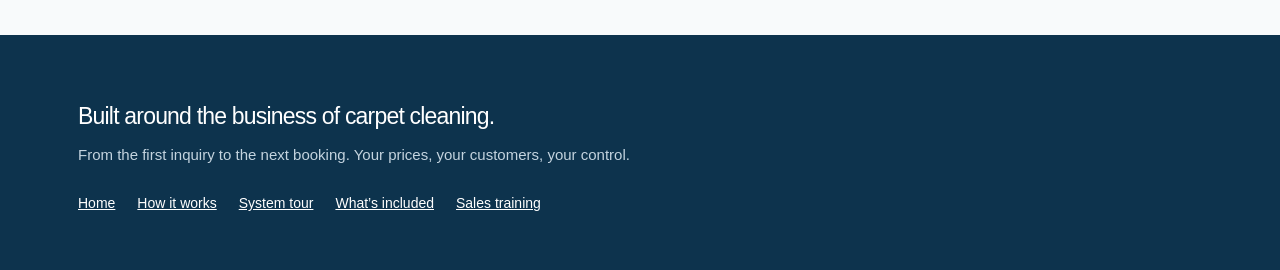
<file: sales-training.html>
<!doctype html><html lang="en-GB"><head><meta charset="utf-8"><meta name="viewport" content="width=device-width,initial-scale=1"><title>Sales training | Carpet Cleaning Business Manager</title><meta name="description" content="An automated, AI-assisted business system built for carpet cleaners. Inquiries, quotes, booking, reviews and repeat work."><link rel="stylesheet" href="site.css?v=mobile-hero-3"></head><body><header><div class="wrap nav"><a class="brand" href="index.html"><img src="business-manager-badge.png" alt="Carpet Cleaning Manager badge"><span>Carpet Cleaning<small>BUSINESS MANAGER</small></span></a><nav class="links" aria-label="Main navigation"><a class="" href="index.html">Home</a><a class="" href="workflow.html">How it works</a><a class="" href="system.html">System tour</a><a class="" href="features.html">What’s included</a><a class="active" href="sales-training.html">Sales training</a></nav></div></header><section class="hero"><div class="wrap intro"><div class="kicker">INCLUDED SALES VIDEOS</div><h1>Make more of the inquiries you already get.</h1><p>Practical sales guidance for carpet cleaners, alongside the system that helps you put it into practice.</p></div></section><main class="wrap section"><div class="tiles"><article class="tile"><small>01</small><h3>Start a useful conversation</h3><p>Ask which rooms and items need cleaning, then gather the details needed to quote.</p></article><article class="tile"><small>02</small><h3>Explain the right service</h3><p>Help the customer understand standard and professional deep-clean options.</p></article><article class="tile"><small>03</small><h3>Follow up with purpose</h3><p>Reopen a quiet conversation with a useful question and a clear next step.</p></article><div class="closing"><div class="kicker">AIM FOR MORE MONTHLY SALES</div><h2>Work towards up to £800 in additional monthly sales.</h2><p>The included videos focus on making more of inquiries and repeat business. This is an aim, not a guaranteed result; results depend on your prices, demand and how you use the guidance.</p><a class="btn" href="workflow.html">See the system supporting the sale</a></div></main><footer class="footer"><div class="wrap"><h3>Built around the business of carpet cleaning.</h3><p>From the first inquiry to the next booking. Your prices, your customers, your control.</p><nav aria-label="Footer navigation"><a class="" href="index.html">Home</a><a class="" href="workflow.html">How it works</a><a class="" href="system.html">System tour</a><a class="" href="features.html">What’s included</a><a class="active" href="sales-training.html">Sales training</a></nav></div></footer><dialog id="lightbox"><button onclick="this.closest('dialog').close()">Close image</button><img alt="Enlarged system screenshot"></dialog><script>document.querySelectorAll('.tourimage').forEach(x=>x.addEventListener('click',()=>{const d=document.querySelector('dialog');d.querySelector('img').src=x.src;d.showModal();}));</script></body></html>
</file>
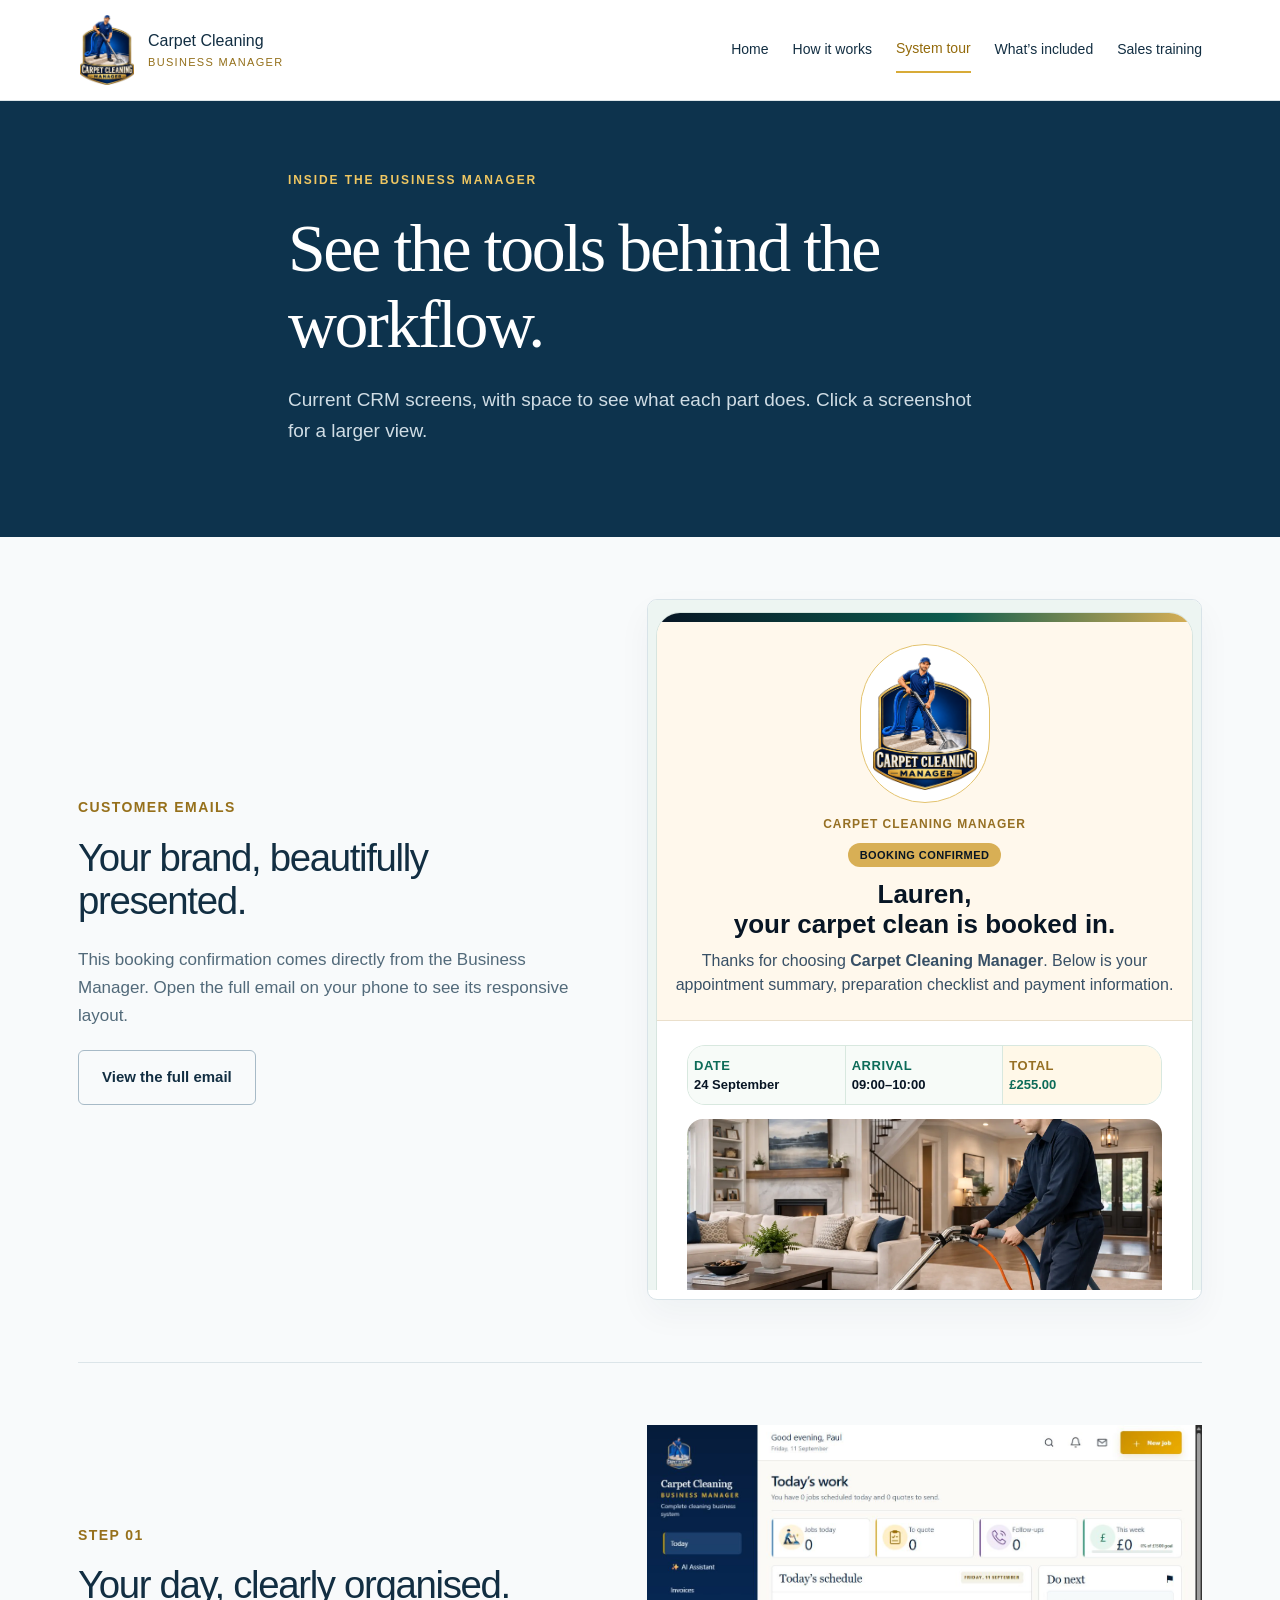
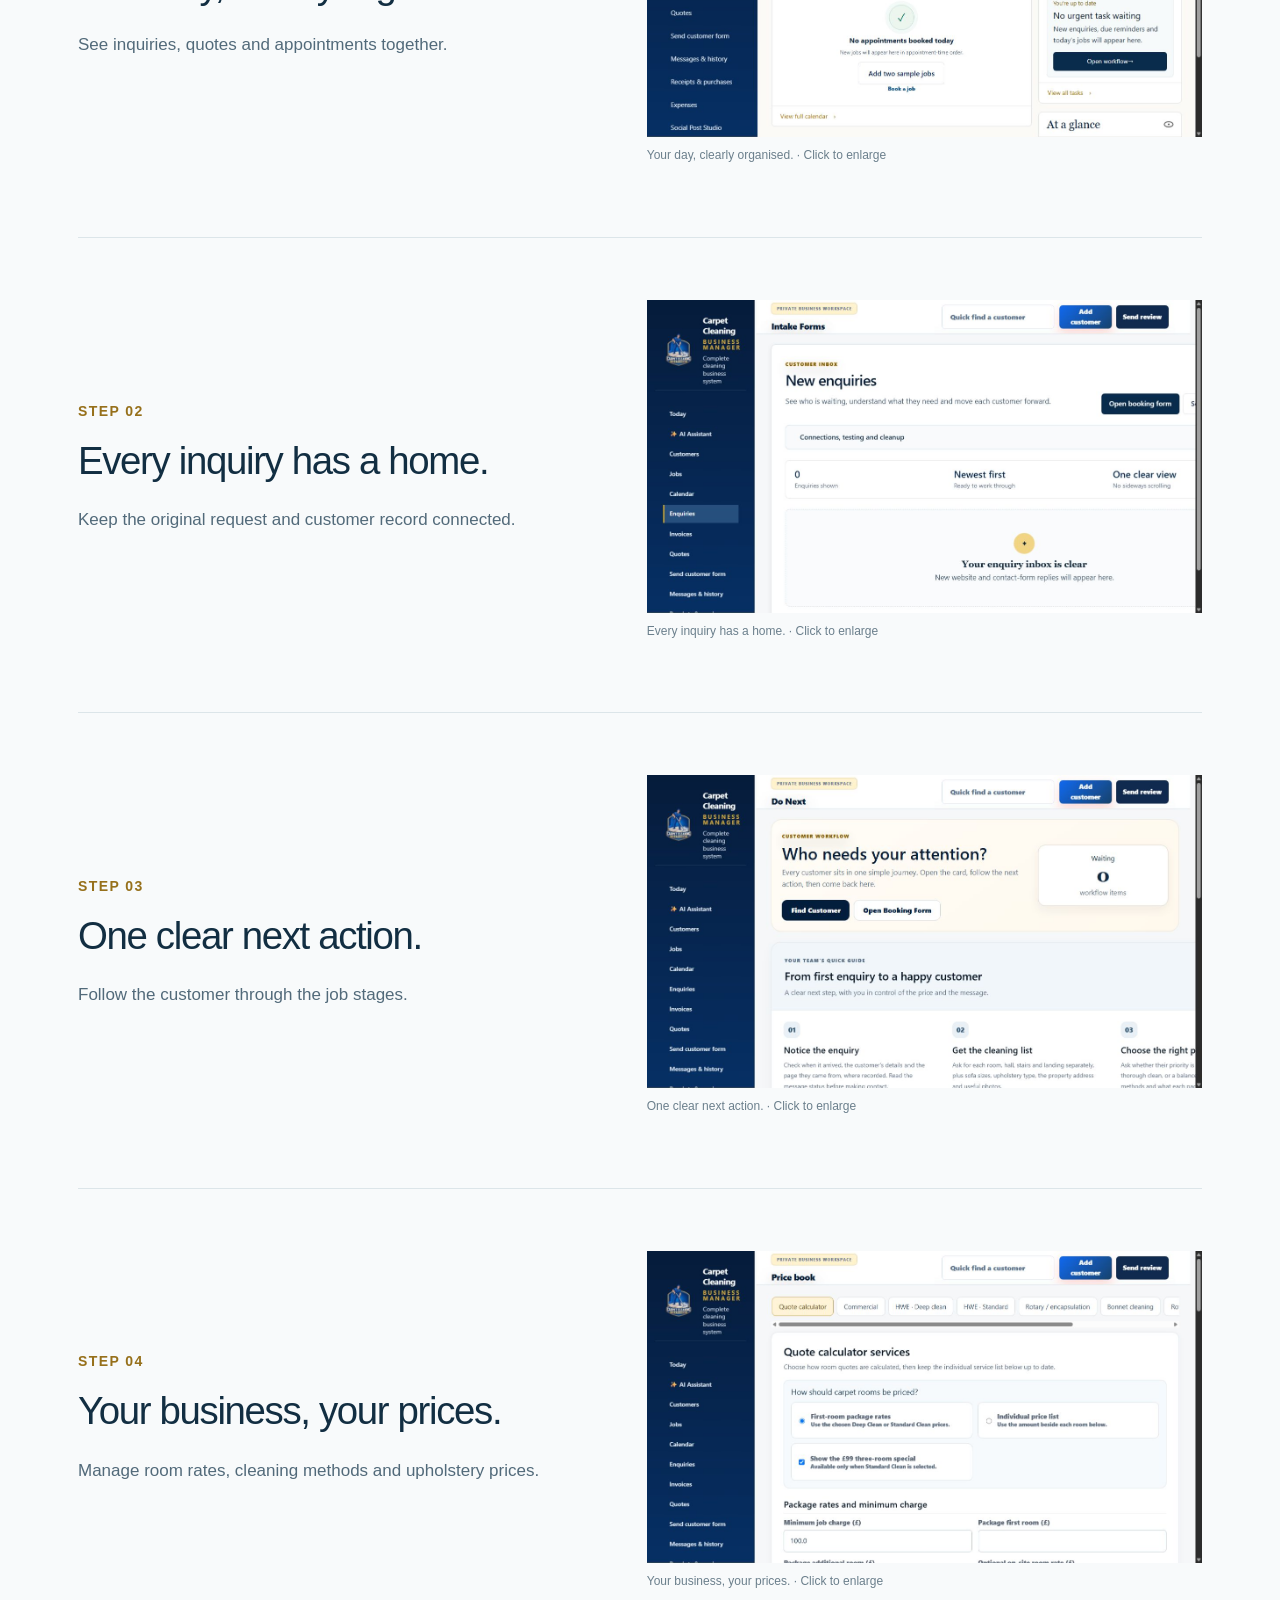
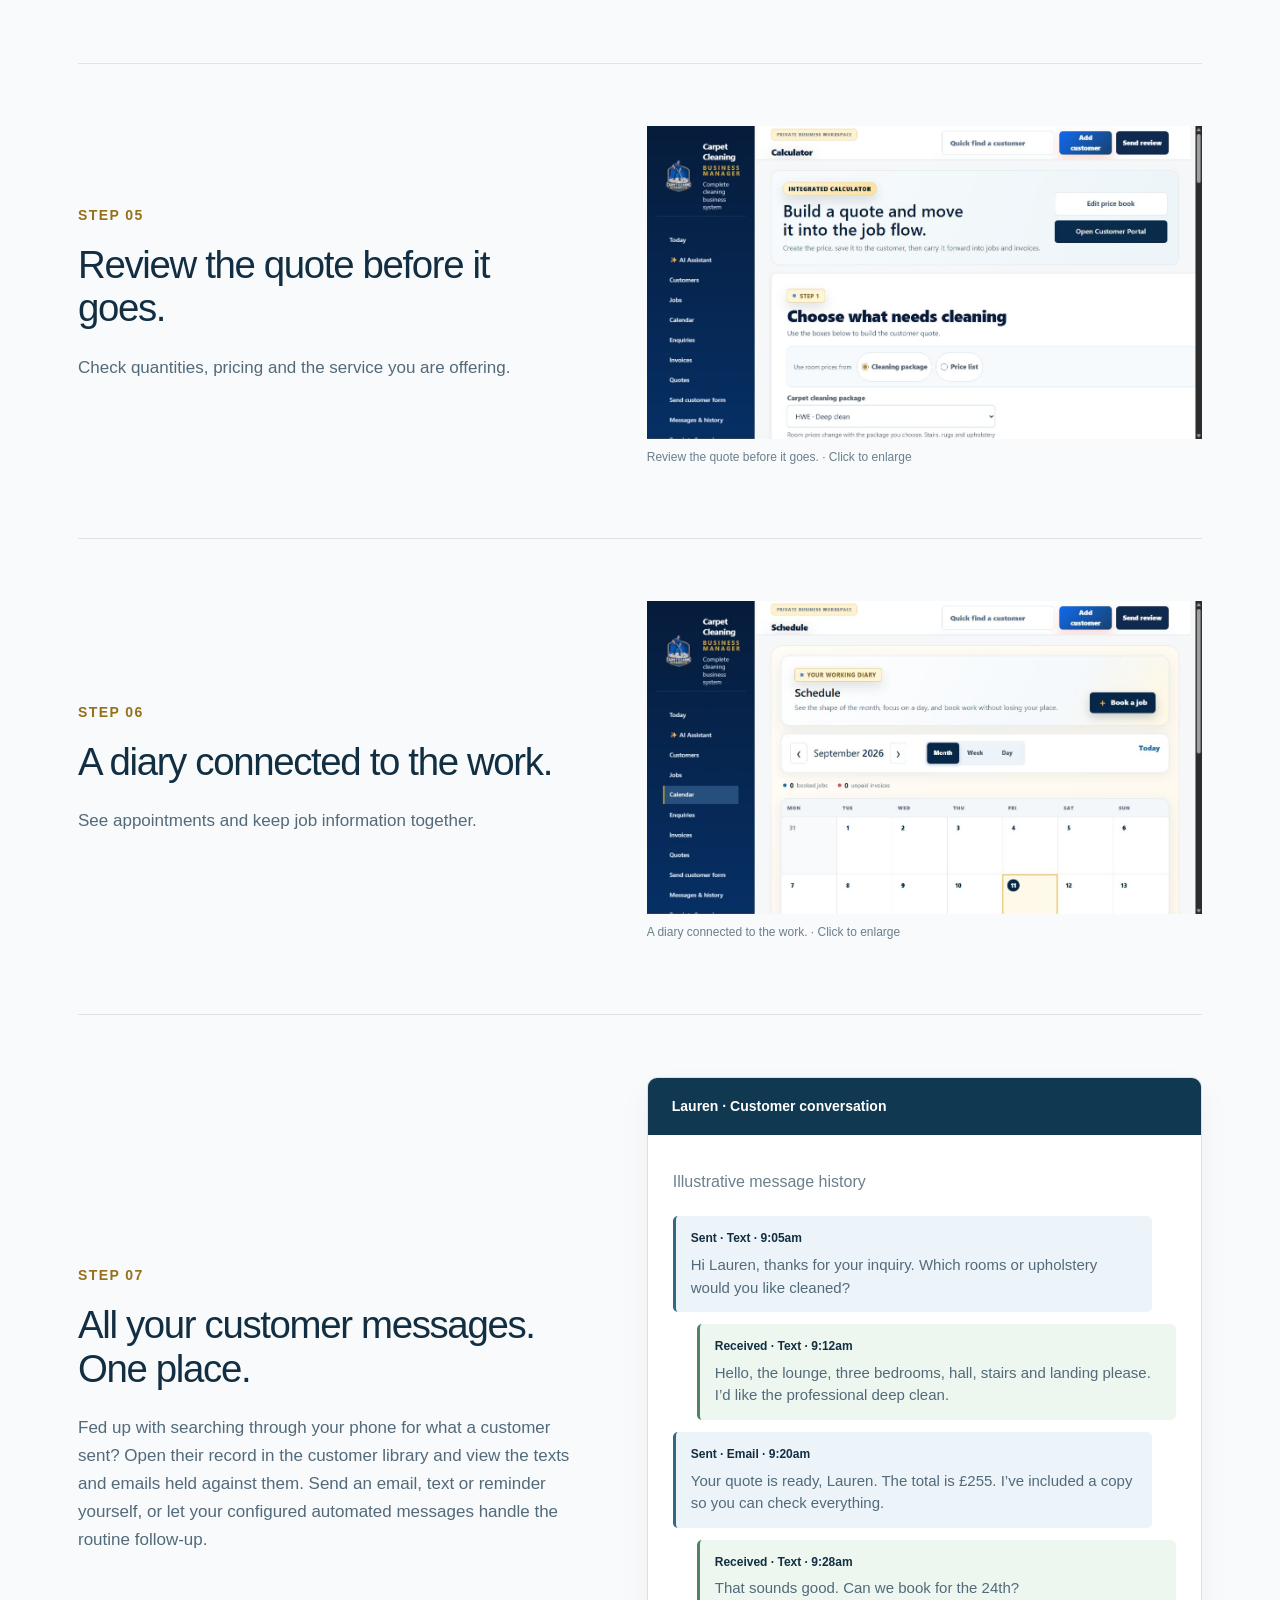
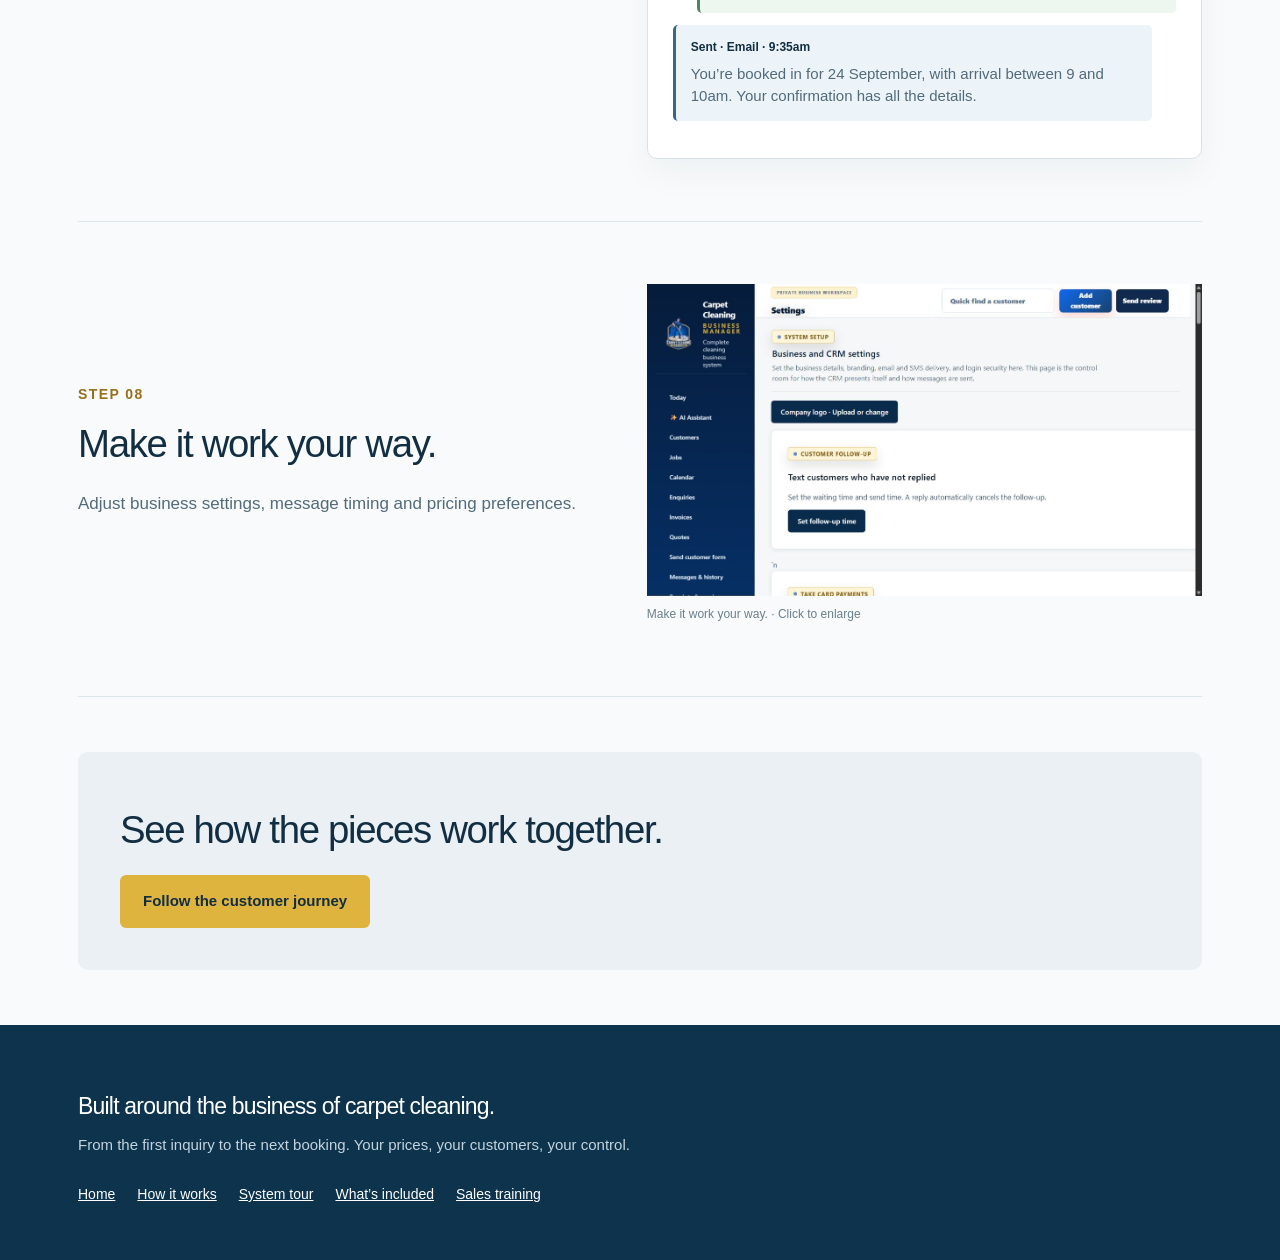
<file: system.html>
<!DOCTYPE html>

<html lang="en-GB"><head><meta charset="utf-8"/><meta content="width=device-width,initial-scale=1" name="viewport"/><title>System tour | Carpet Cleaning Business Manager</title><meta content="An automated, AI-assisted business system built for carpet cleaners. Inquiries, quotes, booking, reviews and repeat work." name="description"/><link href="site.css?v=mobile-hero-3" rel="stylesheet"/></head><body><header><div class="wrap nav"><a class="brand" href="index.html"><img alt="Carpet Cleaning Manager badge" src="business-manager-badge.png"/><span>Carpet Cleaning<small>BUSINESS MANAGER</small></span></a><nav aria-label="Main navigation" class="links"><a class="" href="index.html">Home</a><a class="" href="workflow.html">How it works</a><a class="active" href="system.html">System tour</a><a class="" href="features.html">What’s included</a><a class="" href="sales-training.html">Sales training</a></nav></div></header><section class="hero"><div class="wrap intro"><div class="kicker">INSIDE THE BUSINESS MANAGER</div><h1>See the tools behind the workflow.</h1><p>Current CRM screens, with space to see what each part does. Click a screenshot for a larger view.</p></div></section><main class="wrap gallery"><section class="row"><div><span class="number">CUSTOMER EMAILS</span><h2>Your brand, beautifully presented.</h2><p>This booking confirmation comes directly from the Business Manager. Open the full email on your phone to see its responsive layout.</p><a class="btn secondary" href="booking-email-example.html" target="_blank">View the full email</a></div><div class="visual"><iframe src="booking-email-example.html" style="width:100%;height:690px;border:0" title="Booking confirmation email preview"></iframe></div></section><section class="row"><div><span class="number">STEP 01</span><h2>Your day, clearly organised.</h2><p>See inquiries, quotes and appointments together.</p></div><div><figure><img alt="Your day, clearly organised." class="screenshot tourimage" src="current/dashboard.png" tabindex="0"/><figcaption class="caption">Your day, clearly organised. · Click to enlarge</figcaption></figure></div></section><section class="row"><div><span class="number">STEP 02</span><h2>Every inquiry has a home.</h2><p>Keep the original request and customer record connected.</p></div><div><figure><img alt="Every inquiry has a home." class="screenshot tourimage" src="current/enquiries.png" tabindex="0"/><figcaption class="caption">Every inquiry has a home. · Click to enlarge</figcaption></figure></div></section><section class="row"><div><span class="number">STEP 03</span><h2>One clear next action.</h2><p>Follow the customer through the job stages.</p></div><div><figure><img alt="One clear next action." class="screenshot tourimage" src="current/workflow.png" tabindex="0"/><figcaption class="caption">One clear next action. · Click to enlarge</figcaption></figure></div></section><section class="row"><div><span class="number">STEP 04</span><h2>Your business, your prices.</h2><p>Manage room rates, cleaning methods and upholstery prices.</p></div><div><figure><img alt="Your business, your prices." class="screenshot tourimage" src="current/pricing.png" tabindex="0"/><figcaption class="caption">Your business, your prices. · Click to enlarge</figcaption></figure></div></section><section class="row"><div><span class="number">STEP 05</span><h2>Review the quote before it goes.</h2><p>Check quantities, pricing and the service you are offering.</p></div><div><figure><img alt="Review the quote before it goes." class="screenshot tourimage" src="current/quote-builder.png" tabindex="0"/><figcaption class="caption">Review the quote before it goes. · Click to enlarge</figcaption></figure></div></section><section class="row"><div><span class="number">STEP 06</span><h2>A diary connected to the work.</h2><p>See appointments and keep job information together.</p></div><div><figure><img alt="A diary connected to the work." class="screenshot tourimage" src="current/calendar.png" tabindex="0"/><figcaption class="caption">A diary connected to the work. · Click to enlarge</figcaption></figure></div></section><section class="row"><div><span class="number">STEP 07</span><h2>All your customer messages. One place.</h2><p>Fed up with searching through your phone for what a customer sent? Open their record in the customer library and view the texts and emails held against them. Send an email, text or reminder yourself, or let your configured automated messages handle the routine follow-up.</p></div><div><div class="visual"><div class="top">Lauren · Customer conversation</div><div class="paper"><p class="caption">Illustrative message history</p><div class="message-entry"><b>Sent · Text · 9:05am</b><p>Hi Lauren, thanks for your inquiry. Which rooms or upholstery would you like cleaned?</p></div><div class="message-entry incoming"><b>Received · Text · 9:12am</b><p>Hello, the lounge, three bedrooms, hall, stairs and landing please. I’d like the professional deep clean.</p></div><div class="message-entry"><b>Sent · Email · 9:20am</b><p>Your quote is ready, Lauren. The total is £255. I’ve included a copy so you can check everything.</p></div><div class="message-entry incoming"><b>Received · Text · 9:28am</b><p>That sounds good. Can we book for the 24th?</p></div><div class="message-entry"><b>Sent · Email · 9:35am</b><p>You’re booked in for 24 September, with arrival between 9 and 10am. Your confirmation has all the details.</p></div></div></div></div></section><section class="row"><div><span class="number">STEP 08</span><h2>Make it work your way.</h2><p>Adjust business settings, message timing and pricing preferences.</p></div><div><figure><img alt="Make it work your way." class="screenshot tourimage" src="current/settings.png" tabindex="0"/><figcaption class="caption">Make it work your way. · Click to enlarge</figcaption></figure></div></section><div class="closing"><h2>See how the pieces work together.</h2><a class="btn" href="workflow.html">Follow the customer journey</a></div></main><footer class="footer"><div class="wrap"><h3>Built around the business of carpet cleaning.</h3><p>From the first inquiry to the next booking. Your prices, your customers, your control.</p><nav aria-label="Footer navigation"><a class="" href="index.html">Home</a><a class="" href="workflow.html">How it works</a><a class="active" href="system.html">System tour</a><a class="" href="features.html">What’s included</a><a class="" href="sales-training.html">Sales training</a></nav></div></footer><dialog id="lightbox"><button onclick="this.closest('dialog').close()">Close image</button><img alt="Enlarged system screenshot"/></dialog><script>document.querySelectorAll('.tourimage').forEach(x=>x.addEventListener('click',()=>{const d=document.querySelector('dialog');d.querySelector('img').src=x.src;d.showModal();}));</script></body></html>
</file>
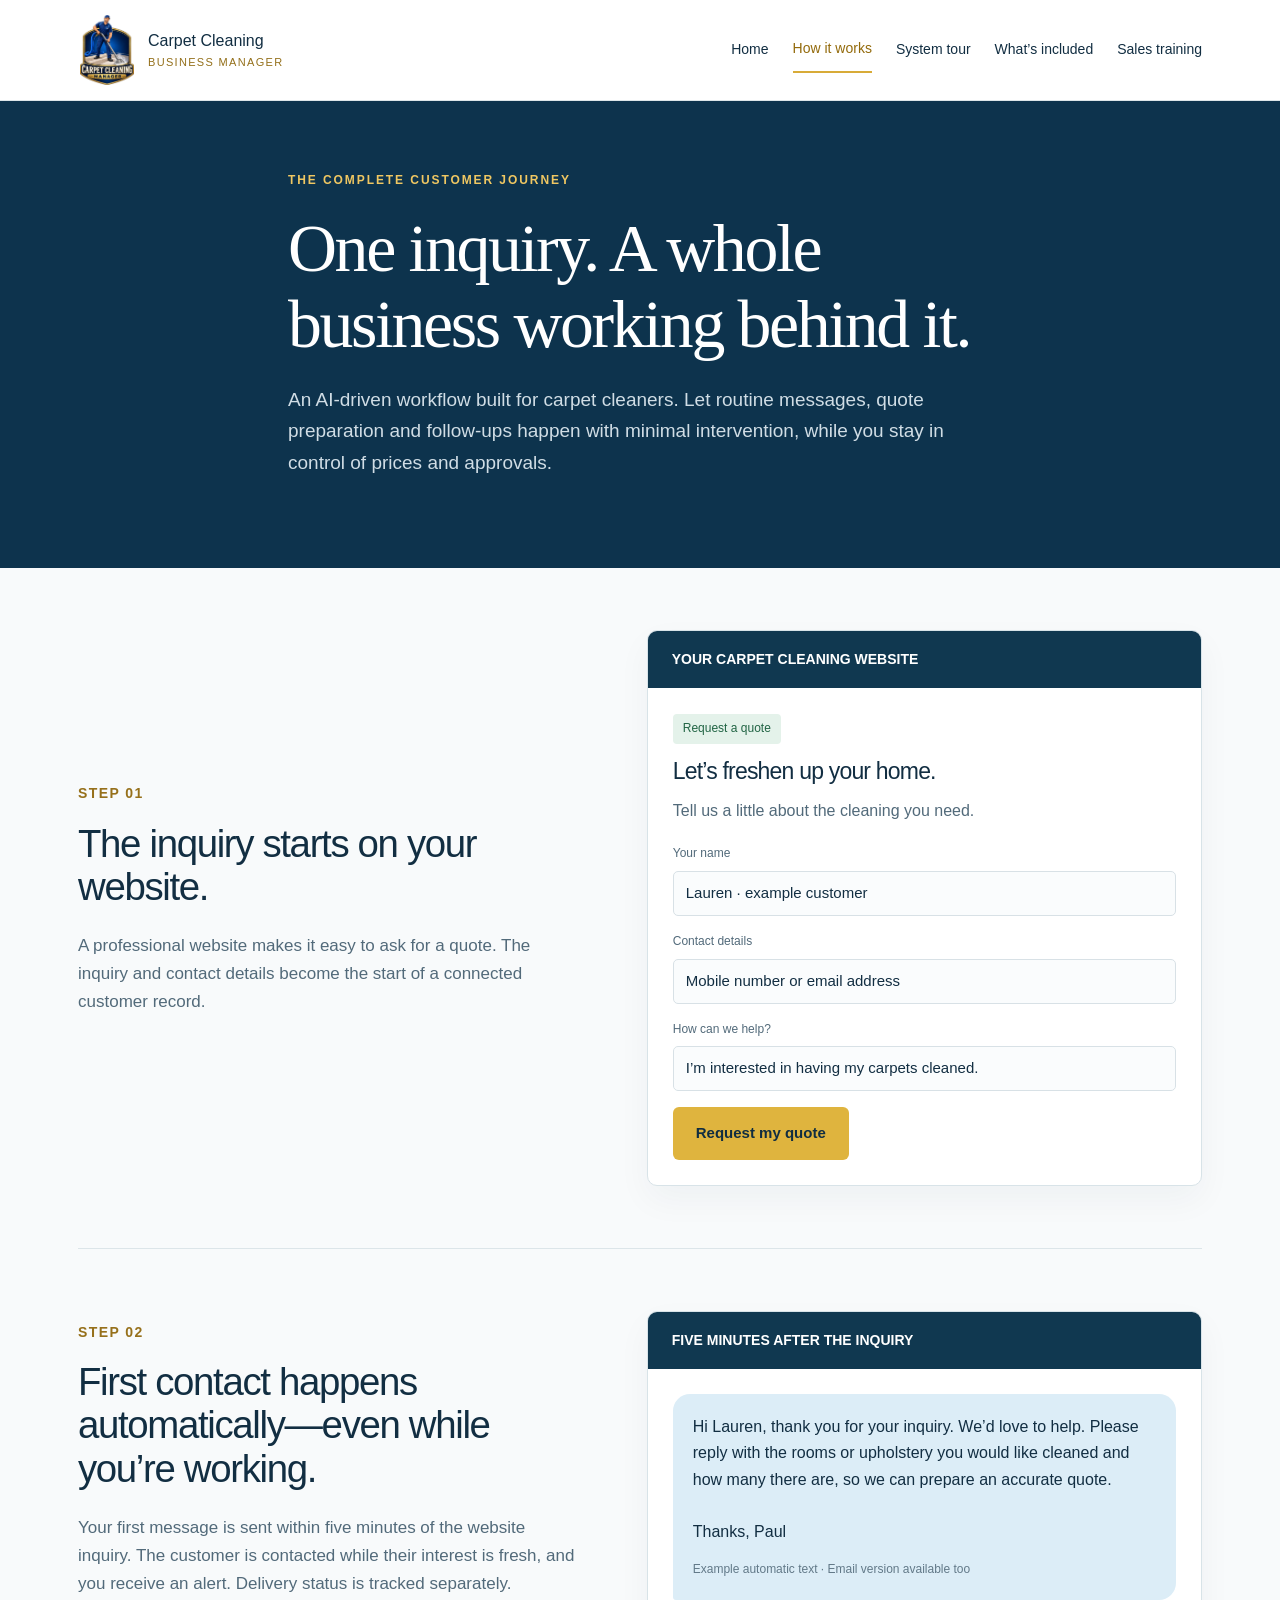
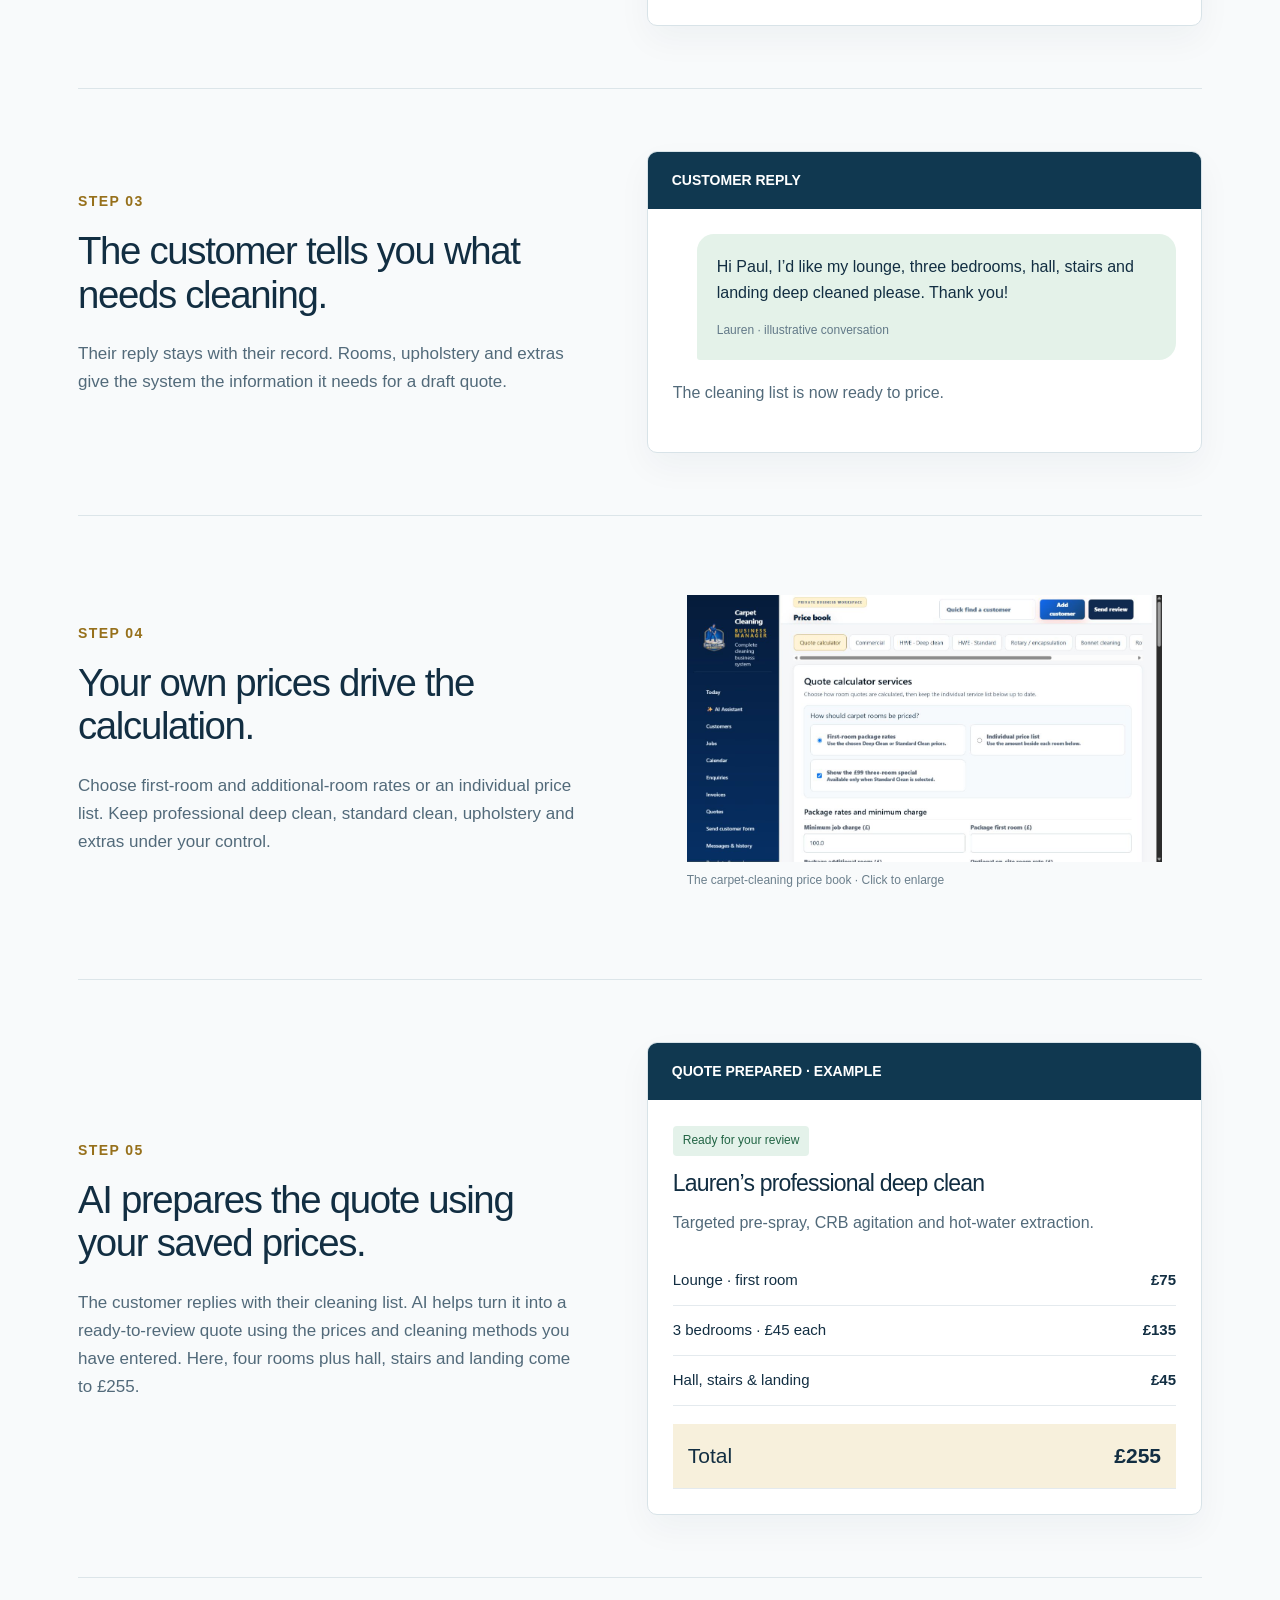
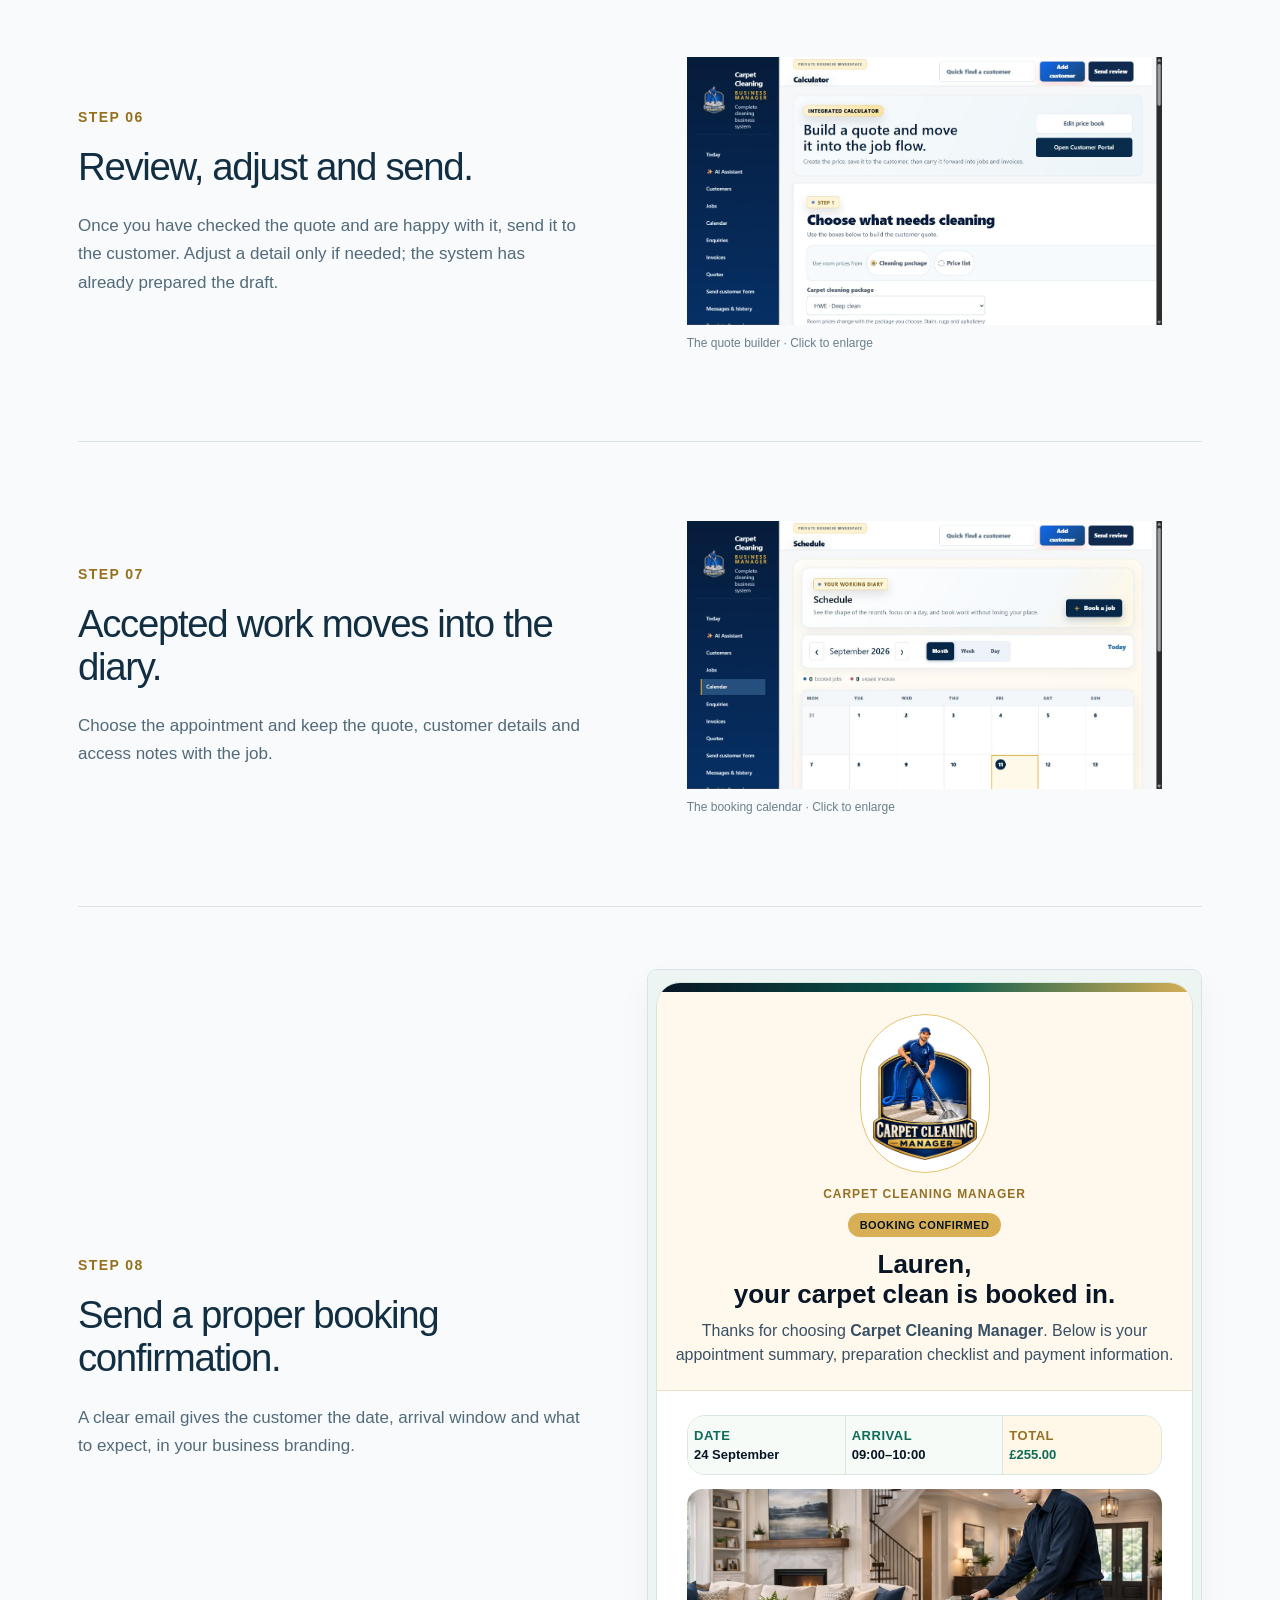
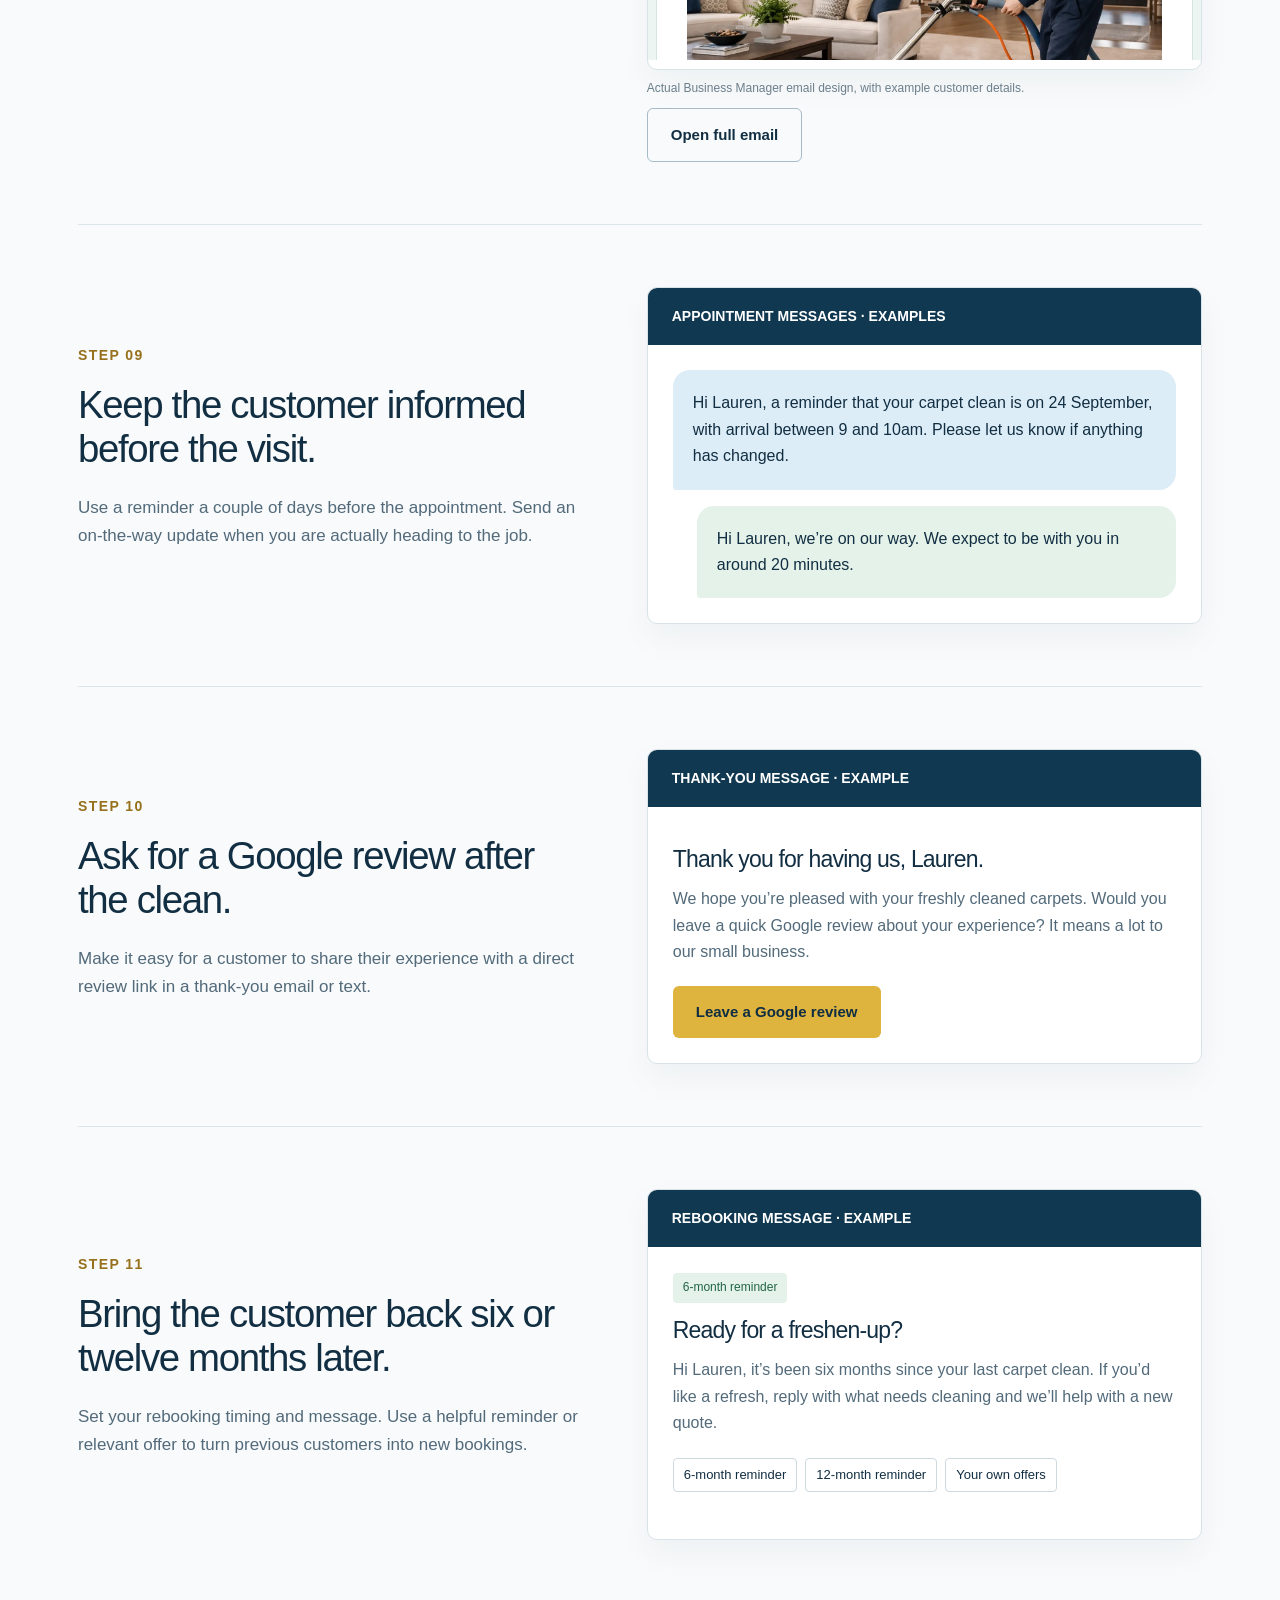
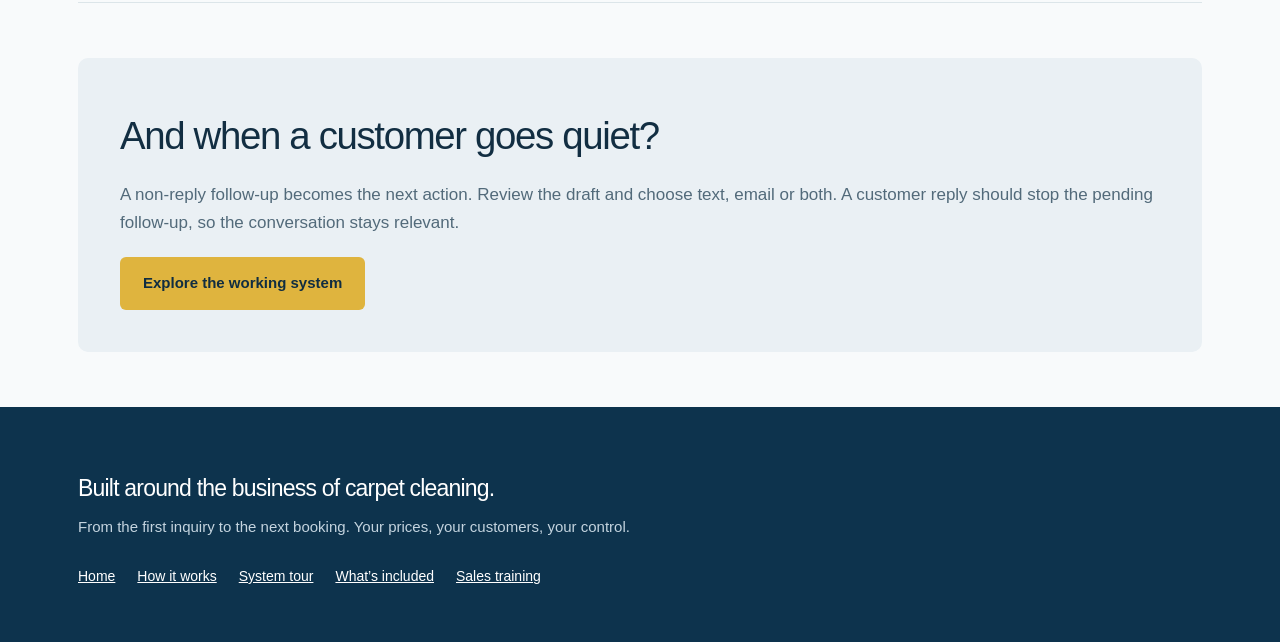
<file: workflow.html>
<!DOCTYPE html>

<html lang="en-GB"><head><meta charset="utf-8"/><meta content="width=device-width,initial-scale=1" name="viewport"/><title>How it works | Carpet Cleaning Business Manager</title><meta content="An automated, AI-assisted business system built for carpet cleaners. Inquiries, quotes, booking, reviews and repeat work." name="description"/><link href="site.css?v=mobile-hero-3" rel="stylesheet"/></head><body><header><div class="wrap nav"><a class="brand" href="index.html"><img alt="Carpet Cleaning Manager badge" src="business-manager-badge.png"/><span>Carpet Cleaning<small>BUSINESS MANAGER</small></span></a><nav aria-label="Main navigation" class="links"><a class="" href="index.html">Home</a><a class="active" href="workflow.html">How it works</a><a class="" href="system.html">System tour</a><a class="" href="features.html">What’s included</a><a class="" href="sales-training.html">Sales training</a></nav></div></header><section class="hero"><div class="wrap intro"><div class="kicker">THE COMPLETE CUSTOMER JOURNEY</div><h1>One inquiry. A whole business working behind it.</h1><p>An AI-driven workflow built for carpet cleaners. Let routine messages, quote preparation and follow-ups happen with minimal intervention, while you stay in control of prices and approvals.</p></div></section><main class="wrap"><section class="row"><div><span class="number">STEP 01</span><h2>The inquiry starts on your website.</h2><p>A professional website makes it easy to ask for a quote. The inquiry and contact details become the start of a connected customer record.</p></div><div><div class="visual"><div class="top">YOUR CARPET CLEANING WEBSITE</div><div class="paper"><span class="pill">Request a quote</span><h3>Let’s freshen up your home.</h3><p>Tell us a little about the cleaning you need.</p><div class="field-label">Your name</div><div class="field">Lauren · example customer</div><div class="field-label">Contact details</div><div class="field">Mobile number or email address</div><div class="field-label">How can we help?</div><div class="field">I’m interested in having my carpets cleaned.</div><div class="btn">Request my quote</div></div></div></div></section><section class="row"><div><span class="number">STEP 02</span><h2>First contact happens automatically—even while you’re working.</h2><p>Your first message is sent within five minutes of the website inquiry. The customer is contacted while their interest is fresh, and you receive an alert. Delivery status is tracked separately.</p></div><div><div class="visual"><div class="top">FIVE MINUTES AFTER THE INQUIRY</div><div class="paper"><div class="bubble">Hi Lauren, thank you for your inquiry. We’d love to help. Please reply with the rooms or upholstery you would like cleaned and how many there are, so we can prepare an accurate quote.<br/><br/>Thanks, Paul<small>Example automatic text · Email version available too</small></div></div></div></div></section><section class="row"><div><span class="number">STEP 03</span><h2>The customer tells you what needs cleaning.</h2><p>Their reply stays with their record. Rooms, upholstery and extras give the system the information it needs for a draft quote.</p></div><div><div class="visual"><div class="top">CUSTOMER REPLY</div><div class="paper"><div class="bubble reply">Hi Paul, I’d like my lounge, three bedrooms, hall, stairs and landing deep cleaned please. Thank you!<small>Lauren · illustrative conversation</small></div><p style="margin-top:20px">The cleaning list is now ready to price.</p></div></div></div></section><section class="row"><div><span class="number">STEP 04</span><h2>Your own prices drive the calculation.</h2><p>Choose first-room and additional-room rates or an individual price list. Keep professional deep clean, standard clean, upholstery and extras under your control.</p></div><div><figure><img alt="The carpet-cleaning price book" class="screenshot tourimage" src="current/pricing.png" tabindex="0"/><figcaption class="caption">The carpet-cleaning price book · Click to enlarge</figcaption></figure></div></section><section class="row"><div><span class="number">STEP 05</span><h2>AI prepares the quote using your saved prices.</h2><p>The customer replies with their cleaning list. AI helps turn it into a ready-to-review quote using the prices and cleaning methods you have entered. Here, four rooms plus hall, stairs and landing come to £255.</p></div><div><div class="visual"><div class="top">QUOTE PREPARED · EXAMPLE</div><div class="paper"><span class="pill">Ready for your review</span><h3>Lauren’s professional deep clean</h3><p>Targeted pre-spray, CRB agitation and hot-water extraction.</p><div class="quote-line"><span>Lounge · first room</span><b>£75</b></div><div class="quote-line"><span>3 bedrooms · £45 each</span><b>£135</b></div><div class="quote-line"><span>Hall, stairs &amp; landing</span><b>£45</b></div><div class="quote-line total"><span>Total</span><b>£255</b></div></div></div></div></section><section class="row"><div><span class="number">STEP 06</span><h2>Review, adjust and send.</h2><p>Once you have checked the quote and are happy with it, send it to the customer. Adjust a detail only if needed; the system has already prepared the draft.</p></div><div><figure><img alt="The quote builder" class="screenshot tourimage" src="current/quote-builder.png" tabindex="0"/><figcaption class="caption">The quote builder · Click to enlarge</figcaption></figure></div></section><section class="row"><div><span class="number">STEP 07</span><h2>Accepted work moves into the diary.</h2><p>Choose the appointment and keep the quote, customer details and access notes with the job.</p></div><div><figure><img alt="The booking calendar" class="screenshot tourimage" src="current/calendar.png" tabindex="0"/><figcaption class="caption">The booking calendar · Click to enlarge</figcaption></figure></div></section><section class="row"><div><span class="number">STEP 08</span><h2>Send a proper booking confirmation.</h2><p>A clear email gives the customer the date, arrival window and what to expect, in your business branding.</p></div><div><div class="visual"><iframe src="booking-email-example.html" style="width:100%;height:690px;border:0" title="Actual Business Manager booking confirmation email"></iframe></div><p class="caption">Actual Business Manager email design, with example customer details.</p><a class="btn secondary" href="booking-email-example.html" target="_blank">Open full email</a></div></section><section class="row"><div><span class="number">STEP 09</span><h2>Keep the customer informed before the visit.</h2><p>Use a reminder a couple of days before the appointment. Send an on-the-way update when you are actually heading to the job.</p></div><div><div class="visual"><div class="top">APPOINTMENT MESSAGES · EXAMPLES</div><div class="paper"><div class="bubble">Hi Lauren, a reminder that your carpet clean is on 24 September, with arrival between 9 and 10am. Please let us know if anything has changed.</div><div class="bubble reply" style="margin-top:16px">Hi Lauren, we’re on our way. We expect to be with you in around 20 minutes.</div></div></div></div></section><section class="row"><div><span class="number">STEP 10</span><h2>Ask for a Google review after the clean.</h2><p>Make it easy for a customer to share their experience with a direct review link in a thank-you email or text.</p></div><div><div class="visual"><div class="top">THANK-YOU MESSAGE · EXAMPLE</div><div class="paper"><h3>Thank you for having us, Lauren.</h3><p>We hope you’re pleased with your freshly cleaned carpets. Would you leave a quick Google review about your experience? It means a lot to our small business.</p><div class="btn">Leave a Google review</div></div></div></div></section><section class="row"><div><span class="number">STEP 11</span><h2>Bring the customer back six or twelve months later.</h2><p>Set your rebooking timing and message. Use a helpful reminder or relevant offer to turn previous customers into new bookings.</p></div><div><div class="visual"><div class="top">REBOOKING MESSAGE · EXAMPLE</div><div class="paper"><span class="pill">6-month reminder</span><h3>Ready for a freshen-up?</h3><p>Hi Lauren, it’s been six months since your last carpet clean. If you’d like a refresh, reply with what needs cleaning and we’ll help with a new quote.</p><div class="eyeline"><span>6-month reminder</span><span>12-month reminder</span><span>Your own offers</span></div></div></div></div></section><div class="closing"><h2>And when a customer goes quiet?</h2><p>A non-reply follow-up becomes the next action. Review the draft and choose text, email or both. A customer reply should stop the pending follow-up, so the conversation stays relevant.</p><a class="btn" href="system.html">Explore the working system</a></div></main><footer class="footer"><div class="wrap"><h3>Built around the business of carpet cleaning.</h3><p>From the first inquiry to the next booking. Your prices, your customers, your control.</p><nav aria-label="Footer navigation"><a class="" href="index.html">Home</a><a class="active" href="workflow.html">How it works</a><a class="" href="system.html">System tour</a><a class="" href="features.html">What’s included</a><a class="" href="sales-training.html">Sales training</a></nav></div></footer><dialog id="lightbox"><button onclick="this.closest('dialog').close()">Close image</button><img alt="Enlarged system screenshot"/></dialog><script>document.querySelectorAll('.tourimage').forEach(x=>x.addEventListener('click',()=>{const d=document.querySelector('dialog');d.querySelector('img').src=x.src;d.showModal();}));</script></body></html>
</file>
<file: site.css>
*{box-sizing:border-box}html{scroll-behavior:smooth}body{margin:0;background:#f8fafb;color:#122e42;font:17px/1.65 Arial,sans-serif}a{color:inherit}img{max-width:100%;display:block}header{background:white;border-bottom:1px solid #dde5e9}.wrap{max-width:1180px;margin:auto;padding:0 28px}.nav{display:flex;align-items:center;justify-content:space-between;gap:25px;min-height:100px}.brand{display:flex;align-items:center;gap:12px;text-decoration:none;line-height:1.2;font-size:16px}.brand img{width:58px;height:70px;object-fit:contain}.brand small{display:block;letter-spacing:.12em;font-size:11px;color:#94701b;margin-top:5px}.links{display:flex;gap:24px;align-items:center}.links a{text-decoration:none;font-size:14px;padding:10px 0}.links a.active{color:#936a0b;border-bottom:2px solid #d8ab38}.menu{display:none}h1,h2,h3{line-height:1.13;letter-spacing:-.035em;font-weight:500}h1{font-family:Georgia,serif;font-size:clamp(42px,5.3vw,70px);margin:20px 0}h2{font-size:clamp(30px,3vw,43px);margin:14px 0 24px}h3{font-size:23px;margin:14px 0}p{margin:0 0 20px;color:#526a7a}.kicker{font-size:12px;letter-spacing:.16em;font-weight:bold;color:#94701b;text-transform:uppercase}.btn{display:inline-block;text-decoration:none;background:#dfb43e;color:#102d41;padding:14px 23px;border-radius:6px;font-weight:bold;font-size:15px}.btn.secondary{background:transparent;border:1px solid #a7bac7;color:inherit}.hero{background:#0d334d;color:white;padding:70px 0}.hero p{color:#d0dde5;font-size:19px}.hero .kicker{color:#efc762}.hero-grid{display:grid;grid-template-columns:1.1fr 1fr;gap:52px;align-items:center}.hero-photo{aspect-ratio:1/1;object-fit:cover;object-position:80% center;border-radius:8px}.actions{display:flex;gap:14px;flex-wrap:wrap;margin-top:28px}.section{padding:82px 0}.intro{max-width:760px}.strip{display:grid;grid-template-columns:repeat(3,1fr);gap:32px;border-bottom:1px solid #dce5e9;padding:30px 0}.strip b{display:block;font-size:19px}.strip p{font-size:15px;margin:7px 0}.tiles{display:grid;grid-template-columns:repeat(3,1fr);gap:22px;margin-top:36px}.tile{padding:28px;background:#fff;border:1px solid #dbe4e9;border-radius:8px;text-decoration:none}.tile p{font-size:16px}.tile small{color:#94701b}.row{display:grid;grid-template-columns:1fr 1.1fr;gap:64px;align-items:center;padding:62px 0;border-bottom:1px solid #dce5e9}.row>div{min-width:0}.number{display:inline-block;color:#96701b;font-size:14px;font-weight:bold;letter-spacing:.1em}.visual{background:white;border:1px solid #d8e3e8;border-radius:10px;overflow:hidden;box-shadow:0 14px 34px #18374e0b}.visual .top{padding:17px 24px;background:#103850;color:white;font-size:14px;font-weight:bold}.paper{padding:25px}.paper p{font-size:16px}.caption{font-size:12px;color:#6b7f8c;padding:9px 0;margin:0}.field{border:1px solid #d8e1e6;border-radius:5px;padding:9px 12px;margin:7px 0 16px;font-size:15px;background:#fafcfd}.field-label{font-size:12px;color:#526a7a}.sms{background:#f0f5f8;padding:24px}.bubble{background:#dcedf7;padding:20px;border-radius:17px 17px 17px 3px;font-size:16px;line-height:1.65}.bubble.reply{background:#e4f2e9;margin-left:24px}.bubble small{display:block;font-size:12px;color:#627988;margin-top:14px}.quote-line{display:flex;justify-content:space-between;gap:16px;border-bottom:1px solid #e4eaee;padding:12px 0;font-size:15px}.total{background:#f7f0dc;padding:15px;margin-top:18px;font-size:21px}.pill{display:inline-block;background:#e4f2ea;color:#216444;font-size:12px;padding:5px 10px;border-radius:4px}.dates{display:flex;gap:14px;margin:20px 0}.date{background:#f0f4f7;border-radius:6px;padding:16px;flex:1}.date strong{display:block;font-size:20px}.screenshot{width:100%;height:auto}.gallery figure{margin:0}.footer{background:#0d334d;color:white;padding:54px 0}.footer p{color:#c4d4df;font-size:15px}.footer nav{display:flex;gap:22px;flex-wrap:wrap;margin-top:25px;font-size:14px}.closing{background:#eaf0f4;border-radius:10px;padding:42px;margin:55px 0}.eyeline{display:flex;flex-wrap:wrap;gap:8px;margin:22px 0}.eyeline span{font-size:13px;border:1px solid #ccd9e1;border-radius:4px;padding:5px 10px}details{border-bottom:1px solid #d8e3e9;padding:20px 0}summary{font-size:20px;cursor:pointer}details p{margin-top:15px}.tourimage{cursor:zoom-in}dialog{border:0;border-radius:8px;max-width:94vw;padding:20px}dialog::backdrop{background:#071d2fd9}dialog img{max-height:82vh}dialog button{float:right;padding:10px 18px;margin-bottom:10px}button{cursor:pointer}.mobile-label{display:none}@media(max-width:820px){.nav{flex-wrap:wrap;min-height:85px;padding-top:12px;padding-bottom:12px;gap:12px}.links{width:100%;overflow-x:auto;gap:21px;padding-bottom:5px}.links a{white-space:nowrap}.brand img{width:42px;height:52px}.hero-grid,.row{grid-template-columns:1fr;gap:30px}.hero{padding:44px 0}.hero-photo{aspect-ratio:1.45}.wrap{padding-left:21px;padding-right:21px}.section{padding:50px 0}.strip,.tiles{grid-template-columns:1fr;gap:18px}.strip{padding:25px 0}.row{padding:40px 0}h1{font-size:43px}.paper{padding:20px}.closing{padding:27px}.caption{font-size:13px}.footer nav{gap:16px}.hero p{font-size:17px}}
.hero-photo{aspect-ratio:3/2;object-position:center}.hero-grid{grid-template-columns:1fr 1.1fr}@media(max-width:820px){.hero-grid{grid-template-columns:1fr}.hero-photo{aspect-ratio:3/2}}
.message-entry{padding:13px 15px;margin:12px 24px 12px 0;background:#edf4f9;border-left:3px solid #376783;border-radius:5px}.message-entry.incoming{margin:12px 0 12px 24px;background:#edf6ef;border-color:#508264}.message-entry b{font-size:12px;display:block;margin-bottom:5px}.message-entry p{font-size:15px;line-height:1.5;margin:0}
.mobile-showcase{border-bottom:1px solid #dce5e9}.mobile-layout{display:grid;grid-template-columns:.85fr 1.3fr;gap:55px;align-items:center;margin-top:38px}.mobile-benefits h3{font-size:23px;margin-top:28px}.mobile-screens{display:grid;grid-template-columns:1fr 1fr;gap:24px;align-items:start}.mobile-screens figure{margin:0;min-width:0}.mobile-screens img{width:100%;border:1px solid #cbd6df;border-radius:16px;box-shadow:0 12px 26px #102e4210}.mobile-screens a{display:block}.mobile-screens figcaption{padding:16px 2px;font-size:14px;line-height:1.5}.mobile-screens figcaption span{display:block;font-size:12px;color:#526a7a;margin-top:5px}@media(max-width:820px){.mobile-layout{grid-template-columns:1fr;gap:28px}.mobile-screens{gap:20px;max-width:600px;margin:auto}}@media(max-width:480px){.mobile-screens{grid-template-columns:1fr;width:100%;max-width:340px;gap:30px}.mobile-screens figcaption{font-size:17px}.mobile-screens figcaption span{font-size:14px}}

.compact-mobile-gallery{display:grid;grid-template-columns:repeat(5,minmax(0,1fr));gap:24px;align-items:start;margin-top:22px}.compact-mobile-gallery figure{margin:0;min-width:0}.mobile-thumb{display:block;background:none;border:0;padding:0;width:100%;max-width:170px;margin:0 auto;cursor:zoom-in}.mobile-thumb img{width:100%;height:auto;border:1px solid #d3dce2;border-radius:12px;box-shadow:0 5px 15px #102e420c}.compact-mobile-gallery figcaption{font-size:14px;line-height:1.45;margin-top:14px;text-align:center}.compact-mobile-gallery figcaption span{display:block;color:#526a7a;font-size:13px;margin-top:5px}.mobile-gallery-note{font-size:14px;color:#526a7a;margin-top:26px}@media(max-width:820px){.compact-mobile-gallery{grid-template-columns:repeat(3,minmax(0,1fr));gap:24px 18px}.mobile-thumb{max-width:145px}}@media(max-width:480px){.compact-mobile-gallery{grid-template-columns:repeat(2,minmax(0,1fr));gap:25px 18px}.mobile-thumb{max-width:130px}.compact-mobile-gallery figcaption{font-size:14px}.mobile-showcase h2{font-size:32px}}

@media(min-width:821px){.compact-mobile-gallery{grid-template-columns:repeat(4,minmax(0,1fr));max-width:900px;margin-left:auto;margin-right:auto}}

@media(min-width:821px){.compact-mobile-gallery{grid-template-columns:repeat(5,minmax(0,1fr));max-width:none}}

@media(max-width:820px){.hero-grid{display:flex;flex-direction:column;align-items:stretch;gap:18px}.hero-grid>div{display:contents}.hero .kicker{order:0}.hero h1{order:1;margin:0;font-size:clamp(34px,8.5vw,43px)}.hero-photo{order:2;width:100%;aspect-ratio:3/2;object-fit:cover;display:block}.hero p{order:3;margin:0}.hero .actions{order:4;margin:4px 0 0}.hero{padding:28px 0 34px}}
</file>
